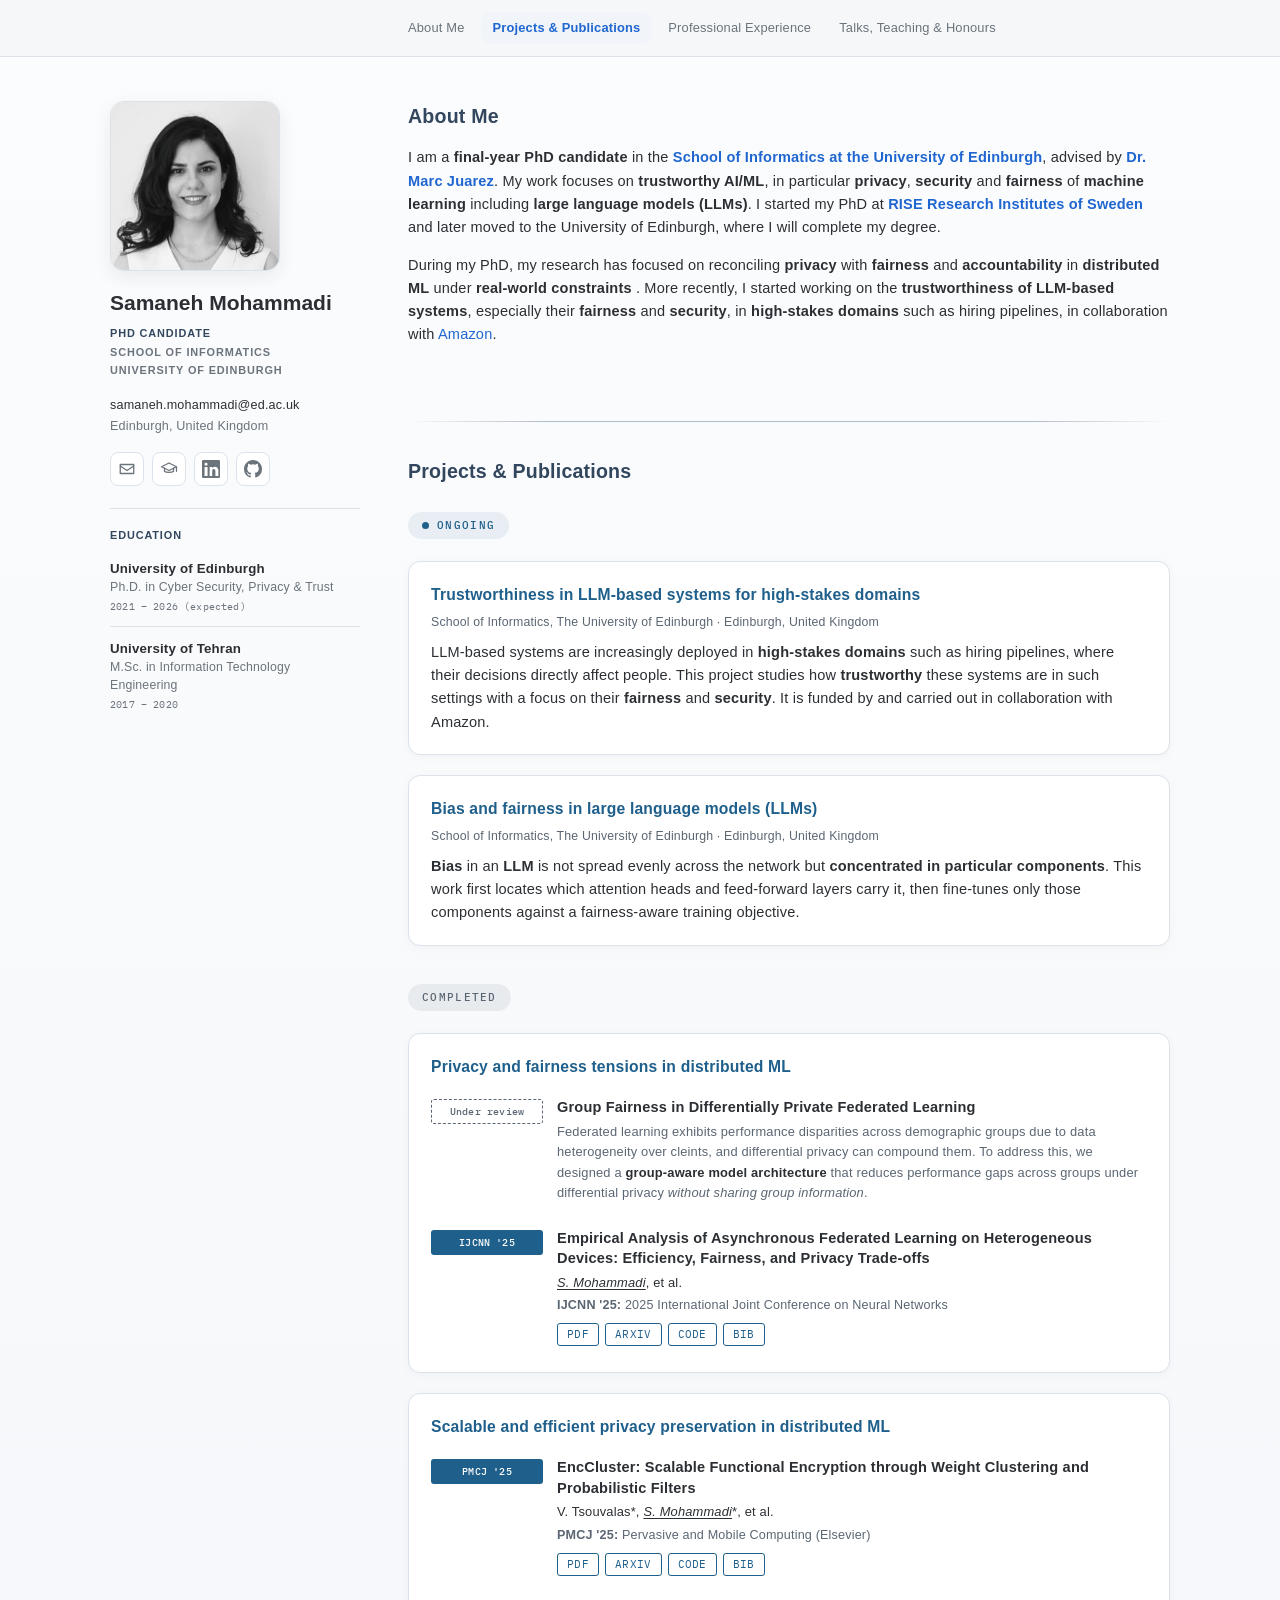
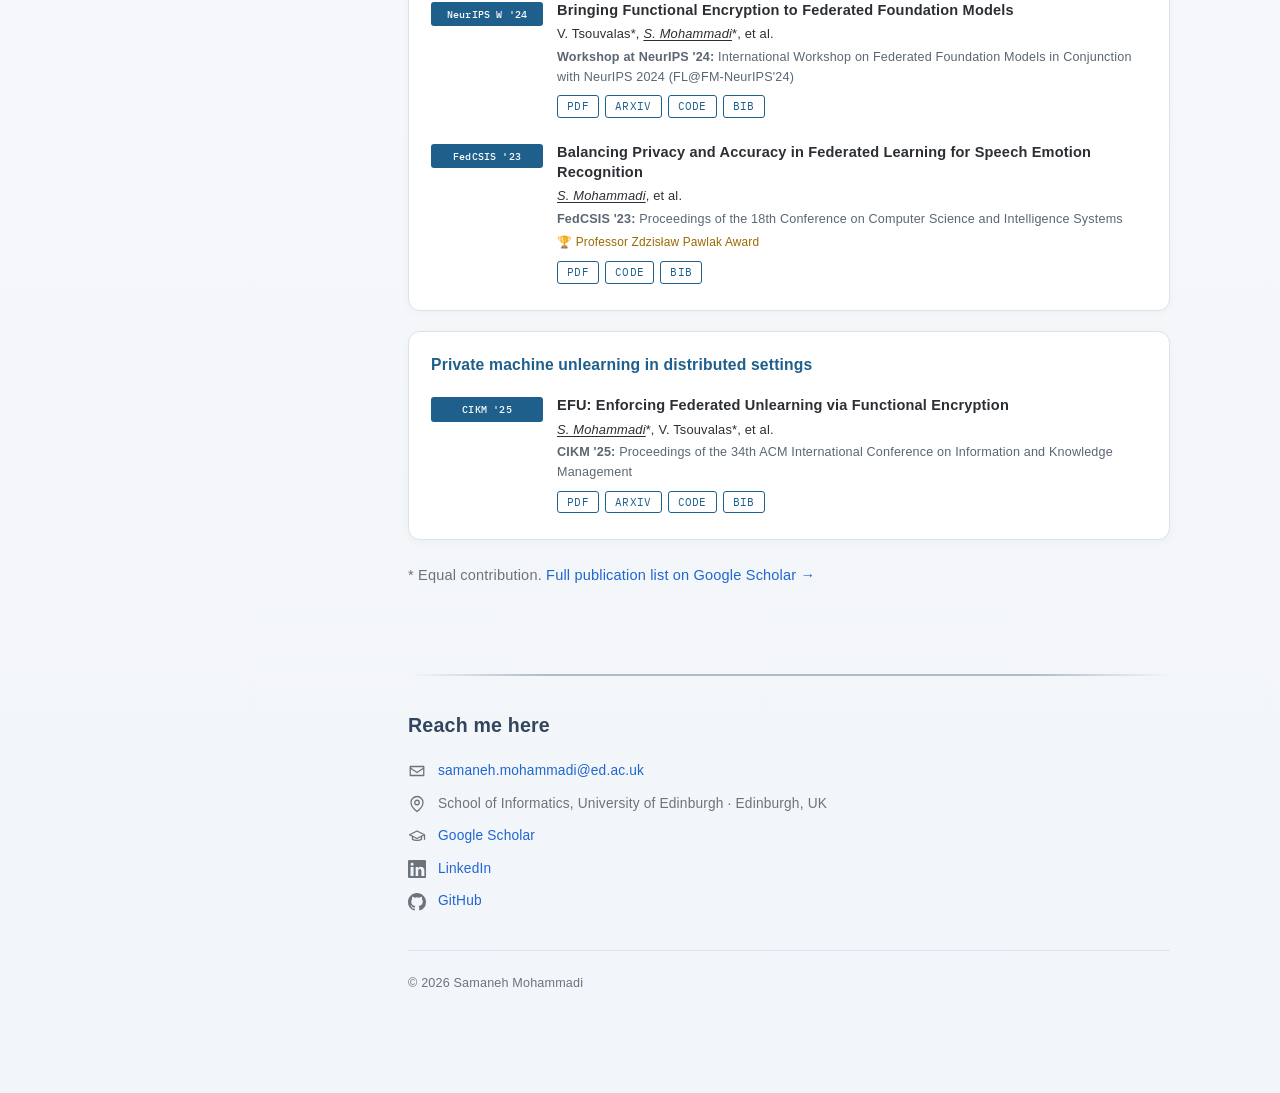
<file: index.html>
<!doctype html>
<html lang="en">
  <head>
    <meta charset="utf-8" />
    <meta name="viewport" content="width=device-width, initial-scale=1" />
    <meta name="color-scheme" content="light" />
    <meta name="theme-color" content="#f4f6f8" />
    <title>Samaneh Mohammadi | University of Edinburgh</title>
    <meta name="robots" content="noimageindex" />
    <meta
      name="description"
      content="Homepage of Samaneh Mohammadi, PhD researcher at School of Informatics - University of Edinburgh. Research in efficient and trustworthy ML."
    />
    <link rel="icon" type="image/jpeg" href="favicon.jpg" />
    <link rel="preconnect" href="https://fonts.googleapis.com" />
    <link rel="preconnect" href="https://fonts.gstatic.com" crossorigin />
    <link
      href="https://fonts.googleapis.com/css2?family=Chakra+Petch:wght@400;500;600;700&family=IBM+Plex+Mono:wght@400;500&display=swap"
      rel="stylesheet"
    />
    <link rel="stylesheet" href="style.css" />
    <style>
      /* ---- Projects & publications (al-folio style). Can be moved into style.css ---- */
      
      :root {
        --pub-accent: #1f5f8b;
        --pub-muted: #5b6673;
        --pub-line: #d9dee4;
        --pub-ongoing: var(--pub-accent);
      }

      .project { margin: 0 0 34px; }
      .project > .project-head + ol.bib { margin-top: 6px; }
      .project-head {
        display: flex; flex-wrap: wrap; align-items: center; gap: 10px;
        margin: 0 0 6px;
      }
      .project-title { font-weight: 700; font-size: 1.12rem; margin: 0; color: var(--pub-accent); }
      .project-status { background: rgba(31, 95, 139, 0.08); }
      .project-status {
        font-family: "IBM Plex Mono", monospace; font-size: 0.72rem;
        letter-spacing: 0.04em; text-transform: uppercase;
        padding: 2px 8px; border-radius: 999px;
        color: var(--pub-ongoing); border: 1px solid var(--pub-ongoing);
        display: inline-flex; align-items: center; gap: 6px;
      }
      .project-status::before {
        content: ""; width: 6px; height: 6px; border-radius: 50%;
        background: var(--pub-ongoing);
        animation: pub-pulse 1.8s ease-in-out infinite;
      }
      @keyframes pub-pulse { 50% { opacity: 0.3; } }
      .project-where { font-size: 0.88rem; color: var(--pub-muted); margin: 0 0 8px; }
      .project-where a { color: inherit; }
      .project-desc { margin: 0 0 12px; line-height: 1.6; }

      ol.bib { list-style: none; counter-reset: bib; margin: 0; padding: 0; }
      ol.bib > li {
        counter-increment: bib;
        display: grid; grid-template-columns: 8rem 1fr; gap: 14px;
        padding: 12px 0;
      }
      .abbr { padding-top: 2px; }
      a.badge:hover { filter: brightness(1.2); }
      .badge {
        display: block; text-align: center;
        font-family: "IBM Plex Mono", monospace; font-size: 0.74rem; font-weight: 500;
        color: #fff; background: var(--pub-accent);
        padding: 4px 6px; border-radius: 3px; text-decoration: none;
      }
      .bib-title { font-weight: 600; line-height: 1.4; margin: 0 0 4px; }
      .bib-title a { color: inherit; text-decoration: none; }
      .bib-title a:hover { color: var(--pub-accent); }
      .bib-author { font-size: 0.92rem; margin: 0 0 2px; }
      .bib-author .me { font-style: italic; text-decoration: underline; text-underline-offset: 2px; }
      .bib-periodical { font-size: 0.9rem; color: var(--pub-muted); margin: 0; }
      .bib-periodical strong { color: var(--pub-text, inherit); font-weight: 600; font-style: normal; }
      .bib-award {
        display: inline-block; margin-top: 4px; font-size: 0.85rem;
        color: #9a6a00; font-weight: 500;
      }
      .bib-links { display: flex; flex-wrap: wrap; gap: 6px; margin-top: 8px; }
      .bib-links a {
        display: inline-flex; align-items: center; gap: 5px;
        font-family: "IBM Plex Mono", monospace; font-size: 0.75rem;
        text-transform: uppercase; letter-spacing: 0.03em;
        padding: 2px 9px; border: 1px solid currentColor; border-radius: 3px;
        color: var(--pub-accent); text-decoration: none;
      }
      .bib-links a:hover { background: var(--pub-accent); color: #fff; }
      .bib-links svg { width: 12px; height: 12px; }

      .proj-cat {
        display: inline-flex; align-items: center; gap: 8px;
        font-family: "IBM Plex Mono", monospace; font-size: 0.78rem; font-weight: 500;
        text-transform: uppercase; letter-spacing: 0.12em;
        color: var(--pub-accent); background: rgba(31, 95, 139, 0.08);
        padding: 5px 14px; border-radius: 999px; margin: 4px 0 22px;
      }
      .proj-cat:not(.done)::before {
        content: ""; width: 7px; height: 7px; border-radius: 50%;
        background: var(--pub-accent); animation: pub-pulse 1.8s ease-in-out infinite;
      }
      .proj-cat.done { color: var(--pub-muted); background: rgba(91, 102, 115, 0.1); }
      .proj-cat ~ .proj-cat { margin-top: 18px; }
      .badge-review {
        background: transparent; color: var(--pub-muted);
        border: 1px dashed var(--pub-muted); padding: 3px 5px;
      }
      .bib-desc { font-size: 0.92rem; color: var(--pub-muted); margin: 0; line-height: 1.6; }
      .bib-links a, .bib-toggle {
        display: inline-flex; align-items: center; gap: 5px;
        font-family: "IBM Plex Mono", monospace; font-size: 0.75rem;
        text-transform: uppercase; letter-spacing: 0.03em; line-height: inherit;
        padding: 2px 9px; border: 1px solid var(--pub-accent); border-radius: 3px;
        color: var(--pub-accent); background: transparent; text-decoration: none; cursor: pointer;
      }
      .bib-links a:hover, .bib-toggle:hover, .bib-toggle[aria-expanded="true"] {
        background: var(--pub-accent); color: #fff; text-decoration: none;
      }
      pre.bibtex {
        margin: 10px 0 0; padding: 12px 14px; overflow-x: auto;
        font-family: "IBM Plex Mono", monospace; font-size: 0.74rem; line-height: 1.55;
        background: #f3f6f9; border: 1px solid var(--pub-line); border-radius: 4px;
        white-space: pre;
      }

      /* About uses the same size, colour and full width as the project text */
      #about .lede { font-size: inherit; line-height: 1.6; max-width: none; }
      .about-threads { margin: 8px 0 16px; padding-left: 1.2em; max-width: none; font-size: inherit; line-height: 1.6; }
      .about-threads li { margin: 0 0 8px; padding-left: 4px; }
      #about .lede strong a { font-weight: 700; }
      .about-threads li::marker { color: var(--pub-accent); }

      /* each project in a soft card */
      .project {
        background: var(--panel, #fff); border: 1px solid var(--border, #dbe2ea);
        border-radius: 12px; padding: 20px 22px 14px; margin: 0 0 20px;
        box-shadow: 0 2px 10px rgba(30, 40, 50, 0.035);
      }
      .project .project-desc:last-child { margin-bottom: 6px; }
      @media (max-width: 640px) { .project { padding: 16px 14px 10px; } }

      @media (max-width: 640px) {
        ol.bib > li { grid-template-columns: 1fr; gap: 8px; }
        .abbr { grid-column: 1; }
        .abbr .badge { display: inline-block; }
        .bib-body { grid-column: 1; }
      }
    </style>
  </head>
  <body>
    <div class="topbar">
      <div class="container topbar-inner">
        <nav class="nav" aria-label="Pages">
          <a class="navlink" href="#about">About Me</a>
          <a class="navlink" href="#research">Projects & Publications</a>
          <a class="navlink" href="experience.html">Professional Experience</a>
          <a class="navlink" href="talks.html">Talks, Teaching &amp; Honours</a>
          <!-- <a class="navlink" href="assets/cv.pdf" target="_blank" rel="noopener">CV</a> -->
        </nav>
      </div>
    </div>

    <div class="container shell" id="top">
      <aside class="sidebar">
        <figure class="portrait">
          <img
            src="assets/img3.jpg"
            alt="Portrait of Samaneh Mohammadi"
            onerror="this.style.display='none';this.insertAdjacentHTML('afterend','<span class=&quot;fallback&quot;>SM</span>')"
          />
        </figure>
        <div class="sidebar-id">
          <h1>Samaneh Mohammadi</h1>
          <p class="role">
            <span class="role-main">PhD Candidate</span>
            <span>School of Informatics</span>
            <span>University of Edinburgh</span>
          </p>
        </div>

        <div class="sidebar-reach">
          <a class="sidebar-email" href="mailto:samaneh.mohammadi@ed.ac.uk">samaneh.mohammadi@ed.ac.uk</a>
          <span>Edinburgh, United Kingdom</span>
        </div>

        <ul class="contact">
          <li>
            <a href="mailto:samaneh.mohammadi@ed.ac.uk" aria-label="Email" title="Email">
              <svg class="icon-line" viewBox="0 0 24 24" aria-hidden="true"><path d="M3 6h18v12H3z" /><path d="m3 8 9 6 9-6" /></svg>
            </a>
          </li>
          <li>
            <a href="https://scholar.google.com/citations?user=hVsI_-4AAAAJ&amp;hl=en" aria-label="Google Scholar" title="Google Scholar">
              <svg class="icon-line" viewBox="0 0 24 24" aria-hidden="true"><path d="m2 9 10-5 10 5-10 5Z" /><path d="M6 11v4c2 2 10 2 12 0v-4" /><path d="M22 10v5" /></svg>
            </a>
          </li>
          <li>
            <a href="https://www.linkedin.com/in/samaneh-mohammadi-22879b159/" aria-label="LinkedIn" title="LinkedIn">
              <svg class="icon-fill" viewBox="0 0 16 16" aria-hidden="true"><path d="M0 1.15C0 .52.52 0 1.16 0h13.68C15.48 0 16 .52 16 1.15v13.69c0 .63-.52 1.15-1.16 1.15H1.16A1.16 1.16 0 0 1 0 14.84V1.15Zm4.94 13.01V6.17H2.28v7.99h2.66ZM3.61 5.08c.86 0 1.39-.57 1.39-1.29-.02-.73-.53-1.29-1.37-1.29-.84 0-1.39.56-1.39 1.29 0 .72.53 1.29 1.35 1.29h.02Zm5.45 9.08V9.7c0-.24.02-.48.09-.65.19-.48.63-.97 1.38-.97.97 0 1.36.73 1.36 1.8v4.28h2.66V9.57c0-2.46-1.31-3.6-3.06-3.6-1.44 0-2.07.78-2.42 1.32h.02v-1.13H6.84c.03.75 0 7.99 0 7.99h2.66Z" /></svg>
            </a>
          </li>
          <li>
            <a href="https://github.com/SamaneMohammadi" aria-label="GitHub" title="GitHub">
              <svg class="icon-fill" viewBox="0 0 16 16" aria-hidden="true"><path d="M8 0C3.58 0 0 3.58 0 8a8 8 0 0 0 5.47 7.59c.4.07.55-.17.55-.38 0-.19-.01-.82-.01-1.49-2.01.37-2.53-.49-2.69-.94-.09-.23-.48-.94-.82-1.13-.28-.15-.68-.52-.01-.53.63-.01 1.08.58 1.23.82.72 1.21 1.87.87 2.33.66.07-.52.28-.87.5-1.07-1.78-.2-3.64-.89-3.64-3.95 0-.87.31-1.59.82-2.15-.08-.2-.36-1.02.08-2.12 0 0 .67-.21 2.2.82a7.5 7.5 0 0 1 4 0c1.53-1.04 2.2-.82 2.2-.82.44 1.1.16 1.92.08 2.12.51.56.82 1.27.82 2.15 0 3.07-1.87 3.75-3.65 3.95.29.25.54.73.54 1.48 0 1.07-.01 1.93-.01 2.2 0 .21.15.46.55.38A8 8 0 0 0 16 8c0-4.42-3.58-8-8-8Z" /></svg>
            </a>
          </li>
        </ul>

        <p class="sidebar-edu-head">Education</p>
        <ul class="sidebar-edu">
          <li>
            <a class="edu-org" href="https://informatics.ed.ac.uk/">University of Edinburgh</a>
            <span class="edu-deg">Ph.D. in Cyber Security, Privacy &amp; Trust</span>
            <span class="edu-year">2021 – 2026 (expected)</span>
          </li>
          <li>
            <a class="edu-org" href="https://ut.ac.ir/en">University of Tehran</a>
            <span class="edu-deg">M.Sc. in Information Technology Engineering</span>
            <span class="edu-year">2017 – 2020</span>
          </li>
        </ul>
      </aside>

      <main>
        <!-- ABOUT -->
        <section class="section" id="about" aria-labelledby="about-title">
          <h2 id="about-title">About Me</h2>
          <p class="lede">
            I am a <strong>final-year PhD candidate</strong> in the <strong><a href="https://informatics.ed.ac.uk/">School of Informatics
            at the University of Edinburgh</a></strong>, advised by <strong><a href="https://mjuarezm.github.io/">Dr. Marc Juarez</a></strong>.
            My work focuses on <strong>trustworthy AI/ML</strong>, in particular <strong>privacy</strong>, <strong>security</strong> and <strong>fairness</strong>
            of <strong>machine learning</strong> including <strong>large language models (LLMs)</strong>. I started my PhD at <strong><a href="https://www.ri.se/en">RISE Research Institutes of Sweden</a></strong> and later moved to the University of Edinburgh, where I will complete my degree.
          </p>
          <p class="lede">
            During my PhD, my research has focused on reconciling <strong>privacy</strong> with
            <strong>fairness</strong> and <strong>accountability</strong> in <strong>distributed ML</strong>  under
            <strong>real-world constraints</strong> . More recently, I started working on the
            <strong>trustworthiness of LLM-based systems</strong>, especially their <strong>fairness</strong> and
            <strong>security</strong>, in <strong>high-stakes domains</strong> such as hiring pipelines, in collaboration with
            <a href="https://www.amazon.science/">Amazon</a>.
            
            <!-- In practice, that means protecting privacy during collaborative
            training without making the cost impractical on resource-constrained devices, keeping
            model performance equally reliable across different demographic groups and devices, and
            giving individuals a private way to have their data removed after training
            (<strong>machine unlearning</strong>).
          </p>

          <p class="lede">
            More recently, I started working on the
            <strong>trustworthiness of LLM-based systems</strong>, especially their <strong>fairness</strong> and
            <strong>security</strong>, in <strong>high-stakes domains</strong> such as hiring pipelines, in collaboration with
            <a href="https://www.amazon.science/">Amazon</a>. -->
            
          </p>
        </section>

        <!-- RESEARCH -->
        <section class="section" id="research" aria-labelledby="research-title">
          <h2 id="research-title">Projects &amp; Publications</h2>

          <p class="proj-cat">Ongoing</p>
          <div class="project ongoing">
            <div class="project-head">
              <p class="project-title">Trustworthiness in LLM-based systems for high-stakes domains</p>
            </div>
            <p class="project-where">
              <a href="https://informatics.ed.ac.uk/">School of Informatics, The University of Edinburgh</a> · Edinburgh, United Kingdom
            </p>
            <p class="project-desc">
              LLM-based systems are increasingly deployed in <strong>high-stakes domains</strong> such as hiring pipelines, where their
              decisions directly affect people. This project studies how <strong>trustworthy</strong> these systems are in such settings with a focus on their <strong>fairness</strong> and <strong>security</strong>.
              It is funded by and carried out in collaboration with Amazon.
            </p>
          </div>
          <div class="project ongoing">
            <div class="project-head">
              <p class="project-title">Bias and fairness in large language models (LLMs)</p>
            </div>
            <p class="project-where">
              <a href="https://informatics.ed.ac.uk/">School of Informatics, The University of Edinburgh</a> · Edinburgh, United Kingdom
            </p>
            <p class="project-desc">
              <strong>Bias</strong> in an <strong>LLM</strong> is not spread evenly across the network but <strong>concentrated in particular components</strong>. This work
              first locates which attention heads and feed-forward layers carry it, then fine-tunes only those components
              against a fairness-aware training objective.
            </p>
          </div>

          <p class="proj-cat done">Completed</p>

          <div class="project">
            <div class="project-head">
              <p class="project-title">Privacy and fairness tensions in distributed ML</p>
            </div>
            <ol class="bib">
              <li>
                <div class="abbr"><span class="badge badge-review">Under review</span></div>
                <div class="bib-body">
                  <p class="bib-title">Group Fairness in Differentially Private Federated Learning</p>
                  <p class="bib-desc">
                    Federated learning exhibits performance disparities across demographic groups due to data heterogeneity over cleints, and differential privacy can compound them. To address this, we designed a  <strong>group-aware model architecture</strong> that reduces performance gaps across groups under differential privacy <em>without sharing group information</em>. 
                  </p>
                </div>
              </li>
              <li>
                <div class="abbr"><a class="badge" href="https://2025.ijcnn.org/">IJCNN '25</a></div>
                <div class="bib-body">
                  <p class="bib-title"><a href="https://ieeexplore.ieee.org/abstract/document/11228075">Empirical Analysis of Asynchronous Federated Learning on Heterogeneous Devices: Efficiency, Fairness, and Privacy Trade-offs</a></p>
                  <p class="bib-author"><span class="me">S. Mohammadi</span>, et al.</p>
                  <p class="bib-periodical"><strong>IJCNN '25:</strong> 2025 International Joint Conference on Neural Networks</p>
                  <div class="bib-links">
                    <a href="https://ieeexplore.ieee.org/stamp/stamp.jsp?tp=&amp;arnumber=11228075">PDF</a>
                    <a href="https://arxiv.org/abs/2505.07041">arXiv</a>
                    <a href="https://github.com/SamaneMohammadi/FL_on_Edge_Devices">Code</a>
                    <button type="button" class="bib-toggle" aria-expanded="false">Bib</button>
                  </div>
                  <pre class="bibtex" hidden>@inproceedings{mohammadi2025empirical,
  title     = {Empirical Analysis of Asynchronous Federated Learning on Heterogeneous Devices: Efficiency, Fairness, and Privacy Trade-offs},
  author    = {Mohammadi, Samaneh and Symeonidis, Iraklis and Balador, Ali and Flammini, Francesco},
  booktitle = {2025 International Joint Conference on Neural Networks (IJCNN)},
  year      = {2025},
  publisher = {IEEE}
}</pre>
                </div>
              </li>
            </ol>
          </div>

          <div class="project">
            <div class="project-head">
              <p class="project-title">Scalable and efficient privacy preservation in distributed ML</p>
            </div>
            <ol class="bib">
              <li>
                <div class="abbr"><a class="badge" href="https://www.sciencedirect.com/journal/pervasive-and-mobile-computing">PMCJ '25</a></div>
                <div class="bib-body">
                  <p class="bib-title"><a href="https://www.sciencedirect.com/science/article/pii/S1574119225000100">EncCluster: Scalable Functional Encryption through Weight Clustering and Probabilistic Filters</a></p>
                  <p class="bib-author">V. Tsouvalas*, <span class="me">S. Mohammadi</span>*, et al.</p>
                  <p class="bib-periodical"><strong>PMCJ '25:</strong> Pervasive and Mobile Computing (Elsevier)</p>
                  <div class="bib-links">
                    <a href="https://www.sciencedirect.com/science/article/pii/S1574119225000100">PDF</a>
                    <a href="https://arxiv.org/abs/2406.09152">arXiv</a>
                    <a href="https://github.com/SamaneMohammadi/EncCluster">Code</a>
                    <button type="button" class="bib-toggle" aria-expanded="false">Bib</button>
                  </div>
                  <pre class="bibtex" hidden>@article{tsouvalas2025enccluster,
  title   = {EncCluster: Scalable functional encryption in federated learning through weight clustering and probabilistic filters},
  author  = {Tsouvalas, Vasileios and Mohammadi, Samaneh and Balador, Ali and {\"O}z{\c{c}}elebi, Tanir and Flammini, Francesco and Meratnia, Nirvana},
  journal = {Pervasive and Mobile Computing},
  volume  = {108},
  pages   = {102021},
  year    = {2025},
  publisher = {Elsevier},
  doi     = {10.1016/j.pmcj.2025.102021}
}</pre>
                </div>
              </li>
              <li>
                <div class="abbr"><a class="badge" href="https://federated-learning.org/fl@fm-neurips-2024/">NeurIPS W '24</a></div>
                <div class="bib-body">
                  <p class="bib-title"><a href="https://openreview.net/pdf?id=7bgJ7t5kkW">Bringing Functional Encryption to Federated Foundation Models</a></p>
                  <p class="bib-author">V. Tsouvalas*, <span class="me">S. Mohammadi</span>*, et al.</p>
                  <p class="bib-periodical"><strong>Workshop at NeurIPS '24:</strong> International Workshop on Federated Foundation Models in Conjunction with NeurIPS 2024 (FL@FM-NeurIPS'24)</p>
                  <div class="bib-links">
                    <a href="https://openreview.net/pdf?id=7bgJ7t5kkW">PDF</a>
                    <a href="https://arxiv.org/abs/2406.09152">arXiv</a>
                    <a href="https://github.com/SamaneMohammadi/EncCluster">Code</a>
                    <button type="button" class="bib-toggle" aria-expanded="false">Bib</button>
                  </div>
                  <pre class="bibtex" hidden>@inproceedings{tsouvalas2024neuripsw,
  title     = {EncCluster: Bringing Functional Encryption in Federated Foundational Models},
  author    = {Tsouvalas, Vasileios and Mohammadi, Samaneh and Balador, Ali and {\"O}z{\c{c}}elebi, Tanir and Flammini, Francesco and Meratnia, Nirvana},
  booktitle = {International Workshop on Federated Foundation Models in Conjunction with NeurIPS 2024 (FL@FM-NeurIPS'24)},
  year      = {2024},
  url       = {https://openreview.net/forum?id=7bgJ7t5kkW}
}</pre>
                </div>
              </li>
              <li>
                <div class="abbr"><a class="badge" href="https://2023.fedcsis.org/">FedCSIS '23</a></div>
                <div class="bib-body">
                  <p class="bib-title"><a href="https://ieeexplore.ieee.org/abstract/document/10306049">Balancing Privacy and Accuracy in Federated Learning for Speech Emotion Recognition</a></p>
                  <p class="bib-author"><span class="me">S. Mohammadi</span>, et al.</p>
                  <p class="bib-periodical"><strong>FedCSIS '23:</strong> Proceedings of the 18th Conference on Computer Science and Intelligence Systems</p>
                  <span class="bib-award">🏆 Professor Zdzis&#322;aw Pawlak Award</span>
                  <div class="bib-links">
                    <a href="https://www.research.unipd.it/bitstream/11577/3506537/2/444.pdf">PDF</a>
                    <a href="https://github.com/SamaneMohammadi/LDP-FL">Code</a>
                    <button type="button" class="bib-toggle" aria-expanded="false">Bib</button>
                  </div>
                  <pre class="bibtex" hidden>@inproceedings{mohammadi2023balancing,
  title     = {Balancing Privacy and Accuracy in Federated Learning for Speech Emotion Recognition},
  author    = {Mohammadi, Samaneh and Mohammadi, Mohammadreza and Sinaei, Sima and Balador, Ali and Nowroozi, Ehsan and Flammini, Francesco and Conti, Mauro},
  booktitle = {Proceedings of the 18th Conference on Computer Science and Intelligence Systems (FedCSIS)},
  series    = {Annals of Computer Science and Information Systems},
  volume    = {35},
  pages     = {191--199},
  year      = {2023},
  doi       = {10.15439/2023F444}
}</pre>
                </div>
              </li>
            </ol>
          </div>

          <div class="project">
            <div class="project-head">
              <p class="project-title">Private machine unlearning in distributed settings</p>
            </div>
            <ol class="bib">
              <li>
                <div class="abbr"><a class="badge" href="https://cikm2025.org/">CIKM '25</a></div>
                <div class="bib-body">
                  <p class="bib-title"><a href="https://dl.acm.org/doi/abs/10.1145/3746252.3761091">EFU: Enforcing Federated Unlearning via Functional Encryption</a></p>
                  <p class="bib-author"><span class="me">S. Mohammadi</span>*, V. Tsouvalas*, et al.</p>
                  <p class="bib-periodical"><strong>CIKM '25:</strong> Proceedings of the 34th ACM International Conference on Information and Knowledge Management</p>
                  <div class="bib-links">
                    <a href="https://dl.acm.org/doi/pdf/10.1145/3746252.3761091">PDF</a>
                    <a href="https://arxiv.org/abs/2508.07873">arXiv</a>
                    <a href="https://github.com/SamaneMohammadi/EFU">Code</a>
                    <button type="button" class="bib-toggle" aria-expanded="false">Bib</button>
                  </div>
                  <pre class="bibtex" hidden>@inproceedings{mohammadi2025efu,
  title     = {EFU: Enforcing Federated Unlearning via Functional Encryption},
  author    = {Mohammadi, Samaneh and Tsouvalas, Vasileios and Symeonidis, Iraklis and Balador, Ali and {\"O}z{\c{c}}elebi, Tanir and Flammini, Francesco and Meratnia, Nirvana},
  booktitle = {Proceedings of the 34th ACM International Conference on Information and Knowledge Management (CIKM)},
  pages     = {2148--2158},
  year      = {2025},
  publisher = {ACM},
  address   = {Seoul, Republic of Korea},
  doi       = {10.1145/3746252.3761091}
}</pre>
                </div>
              </li>
            </ol>
          </div>

          <p class="entry-sub" style="margin-top: 24px">
            * Equal contribution.
            <a href="https://scholar.google.com/citations?user=hVsI_-4AAAAJ&amp;hl=en">Full publication list on Google Scholar →</a>
          </p>
        </section>

        <!-- CONTACT -->
        <section class="section" id="contact" aria-labelledby="contact-title">
          <h2 id="contact-title">Reach me here</h2>
          <ul class="contact-list">
            <li>
              <svg class="icon-line" viewBox="0 0 24 24" aria-hidden="true"><path d="M3 6h18v12H3z" /><path d="m3 8 9 6 9-6" /></svg>
              <a href="mailto:samaneh.mohammadi@ed.ac.uk">samaneh.mohammadi@ed.ac.uk</a>
            </li>
            <li>
              <svg class="icon-line" viewBox="0 0 24 24" aria-hidden="true"><path d="M20 10c0 6-8 12-8 12s-8-6-8-12a8 8 0 0 1 16 0Z" /><circle cx="12" cy="10" r="3" /></svg>
              <span>School of Informatics, University of Edinburgh · Edinburgh, UK</span>
            </li>
            <li>
              <svg class="icon-line" viewBox="0 0 24 24" aria-hidden="true"><path d="m2 9 10-5 10 5-10 5Z" /><path d="M6 11v4c2 2 10 2 12 0v-4" /><path d="M22 10v5" /></svg>
              <a href="https://scholar.google.com/citations?user=hVsI_-4AAAAJ&hl=en">Google Scholar</a>
            </li>
            <li>
              <svg class="icon-fill" viewBox="0 0 16 16" aria-hidden="true"><path d="M0 1.15C0 .52.52 0 1.16 0h13.68C15.48 0 16 .52 16 1.15v13.69c0 .63-.52 1.15-1.16 1.15H1.16A1.16 1.16 0 0 1 0 14.84V1.15Zm4.94 13.01V6.17H2.28v7.99h2.66ZM3.61 5.08c.86 0 1.39-.57 1.39-1.29-.02-.73-.53-1.29-1.37-1.29-.84 0-1.39.56-1.39 1.29 0 .72.53 1.29 1.35 1.29h.02Zm5.45 9.08V9.7c0-.24.02-.48.09-.65.19-.48.63-.97 1.38-.97.97 0 1.36.73 1.36 1.8v4.28h2.66V9.57c0-2.46-1.31-3.6-3.06-3.6-1.44 0-2.07.78-2.42 1.32h.02v-1.13H6.84c.03.75 0 7.99 0 7.99h2.66Z" /></svg>
              <a href="https://www.linkedin.com/in/samaneh-mohammadi-22879b159/">LinkedIn</a>
            </li>
            <li>
              <svg class="icon-fill" viewBox="0 0 16 16" aria-hidden="true"><path d="M8 0C3.58 0 0 3.58 0 8a8 8 0 0 0 5.47 7.59c.4.07.55-.17.55-.38 0-.19-.01-.82-.01-1.49-2.01.37-2.53-.49-2.69-.94-.09-.23-.48-.94-.82-1.13-.28-.15-.68-.52-.01-.53.63-.01 1.08.58 1.23.82.72 1.21 1.87.87 2.33.66.07-.52.28-.87.5-1.07-1.78-.2-3.64-.89-3.64-3.95 0-.87.31-1.59.82-2.15-.08-.2-.36-1.02.08-2.12 0 0 .67-.21 2.2.82a7.5 7.5 0 0 1 4 0c1.53-1.04 2.2-.82 2.2-.82.44 1.1.16 1.92.08 2.12.51.56.82 1.27.82 2.15 0 3.07-1.87 3.75-3.65 3.95.29.25.54.73.54 1.48 0 1.07-.01 1.93-.01 2.2 0 .21.15.46.55.38A8 8 0 0 0 16 8c0-4.42-3.58-8-8-8Z" /></svg>
              <a href="https://github.com/SamaneMohammadi">GitHub</a>
            </li>
          </ul>
        </section>

        <footer class="footer">© <span id="year"></span> Samaneh Mohammadi</footer>
      </main>
    </div>

    <script>
      document.getElementById("year").textContent = String(new Date().getFullYear());

      document.querySelectorAll(".bib-toggle").forEach(function (btn) {
        btn.addEventListener("click", function () {
          var pre = btn.closest(".bib-body").querySelector("pre.bibtex");
          var open = pre.hasAttribute("hidden");
          if (open) { pre.removeAttribute("hidden"); } else { pre.setAttribute("hidden", ""); }
          btn.setAttribute("aria-expanded", String(open));
        });
      });

      (function () {
        var links = Array.prototype.slice.call(document.querySelectorAll('.nav a.navlink[href^="#"]'));
        var byId = {}, targets = [];
        links.forEach(function (link) {
          var id = link.getAttribute("href").slice(1);
          var section = document.getElementById(id);
          if (section) { byId[id] = link; targets.push(section); }
        });
        if (!("IntersectionObserver" in window) || targets.length === 0) return;
        var observer = new IntersectionObserver(function (entries) {
          entries.forEach(function (entry) {
            if (entry.isIntersecting) {
              links.forEach(function (l) { l.classList.remove("active"); });
              if (byId[entry.target.id]) { byId[entry.target.id].classList.add("active"); }
            }
          });
        }, { rootMargin: "-45% 0px -50% 0px", threshold: 0 });
        targets.forEach(function (section) { observer.observe(section); });
      })();
    </script>
  </body>
</html>
</file>
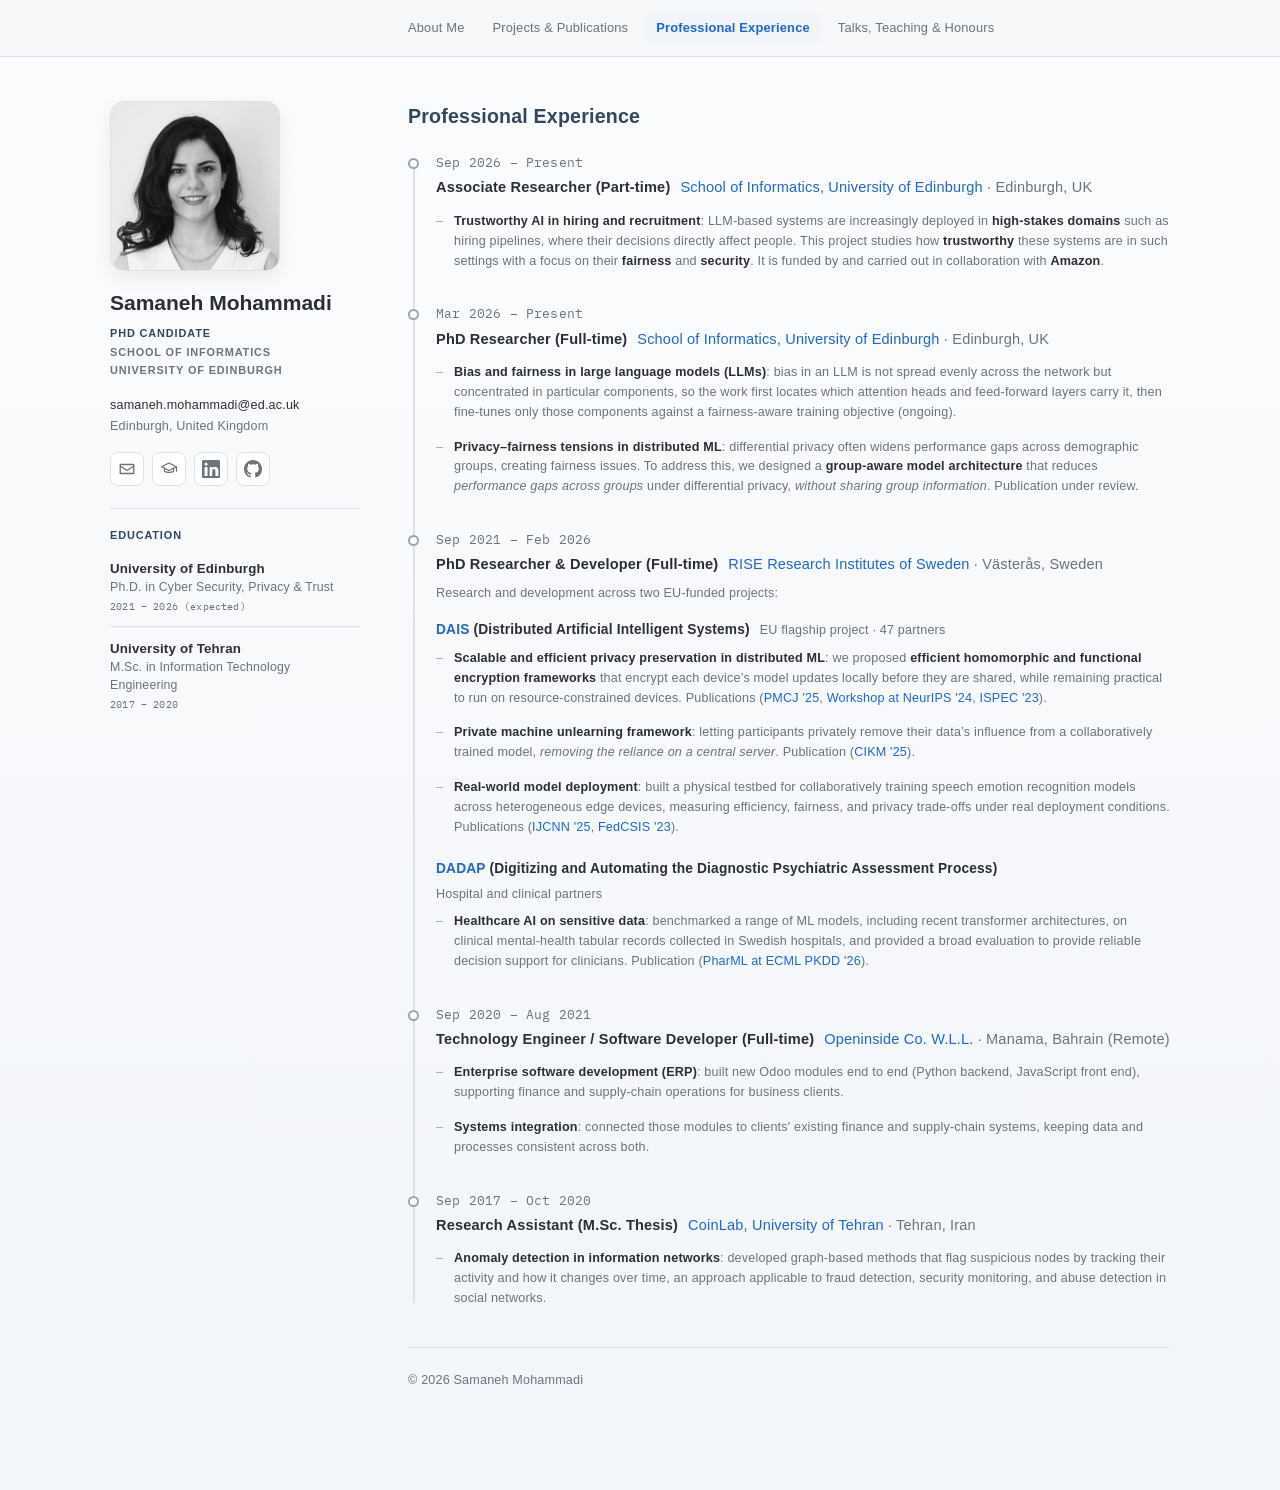
<file: experience.html>
<!doctype html>
<html lang="en">
  <head>
    <meta charset="utf-8" />
    <meta name="viewport" content="width=device-width, initial-scale=1" />
    <meta name="color-scheme" content="light" />
    <meta name="theme-color" content="#f4f6f8" />
    <title>Experience | Samaneh Mohammadi</title>
    <meta name="robots" content="noimageindex" />
    <meta
      name="description"
      content="Professional experience of Samaneh Mohammadi, PhD researcher at the School of Informatics, University of Edinburgh."
    />
    <link rel="icon" type="image/jpeg" href="favicon.jpg" />
    <link rel="preconnect" href="https://fonts.googleapis.com" />
    <link rel="preconnect" href="https://fonts.gstatic.com" crossorigin />
    <link
      href="https://fonts.googleapis.com/css2?family=Chakra+Petch:wght@400;500;600;700&family=IBM+Plex+Mono:wght@400;500&display=swap"
      rel="stylesheet"
    />
    <link rel="stylesheet" href="style.css" />
    <style>
      .xp-proj { margin-top: 16px; }
      .xp-proj + .xp-proj { margin-top: 20px; }
      .xp-proj-head {
        display: flex; flex-wrap: wrap; align-items: baseline; gap: 4px 10px;
        margin: 0 0 2px; font-size: 0.98rem;
      }
      .xp-proj-head strong { color: var(--text); font-weight: 700; }
      .xp-proj-head strong a { font-weight: 700; }
      .xp-proj-head span { color: var(--muted); font-size: var(--fs-meta); }
      .xp-proj .tl-projects { margin-top: 8px; }
    </style>
  </head>
  <body>
    <div class="topbar">
      <div class="container topbar-inner">
        <nav class="nav" aria-label="Pages">
          <a class="navlink" href="index.html#about">About Me</a>
          <a class="navlink" href="index.html#research">Projects &amp; Publications</a>
          <a class="navlink current" href="experience.html" aria-current="page">Professional Experience</a>
          <a class="navlink" href="talks.html">Talks, Teaching &amp; Honours</a>
          <!-- <a class="navlink" href="assets/cv.pdf" target="_blank" rel="noopener">CV</a> -->
        </nav>
      </div>
    </div>

    <div class="container shell" id="top">
      <aside class="sidebar">
        <figure class="portrait">
          <img
            src="assets/img3.jpg"
            alt="Portrait of Samaneh Mohammadi"
            onerror="this.style.display='none';this.insertAdjacentHTML('afterend','<span class=&quot;fallback&quot;>SM</span>')"
          />
        </figure>
        <div class="sidebar-id">
          <h1><a href="index.html">Samaneh Mohammadi</a></h1>
          <p class="role">
            <span class="role-main">PhD Candidate</span>
            <span>School of Informatics</span>
            <span>University of Edinburgh</span>
          </p>
        </div>

        <div class="sidebar-reach">
          <a class="sidebar-email" href="mailto:samaneh.mohammadi@ed.ac.uk">samaneh.mohammadi@ed.ac.uk</a>
          <span>Edinburgh, United Kingdom</span>
        </div>

        <ul class="contact">
          <li>
            <a href="mailto:samaneh.mohammadi@ed.ac.uk" aria-label="Email" title="Email">
              <svg class="icon-line" viewBox="0 0 24 24" aria-hidden="true"><path d="M3 6h18v12H3z" /><path d="m3 8 9 6 9-6" /></svg>
            </a>
          </li>
          <li>
            <a href="https://scholar.google.com/citations?user=hVsI_-4AAAAJ&amp;hl=en" aria-label="Google Scholar" title="Google Scholar">
              <svg class="icon-line" viewBox="0 0 24 24" aria-hidden="true"><path d="m2 9 10-5 10 5-10 5Z" /><path d="M6 11v4c2 2 10 2 12 0v-4" /><path d="M22 10v5" /></svg>
            </a>
          </li>
          <li>
            <a href="https://www.linkedin.com/in/samaneh-mohammadi-22879b159/" aria-label="LinkedIn" title="LinkedIn">
              <svg class="icon-fill" viewBox="0 0 16 16" aria-hidden="true"><path d="M0 1.15C0 .52.52 0 1.16 0h13.68C15.48 0 16 .52 16 1.15v13.69c0 .63-.52 1.15-1.16 1.15H1.16A1.16 1.16 0 0 1 0 14.84V1.15Zm4.94 13.01V6.17H2.28v7.99h2.66ZM3.61 5.08c.86 0 1.39-.57 1.39-1.29-.02-.73-.53-1.29-1.37-1.29-.84 0-1.39.56-1.39 1.29 0 .72.53 1.29 1.35 1.29h.02Zm5.45 9.08V9.7c0-.24.02-.48.09-.65.19-.48.63-.97 1.38-.97.97 0 1.36.73 1.36 1.8v4.28h2.66V9.57c0-2.46-1.31-3.6-3.06-3.6-1.44 0-2.07.78-2.42 1.32h.02v-1.13H6.84c.03.75 0 7.99 0 7.99h2.66Z" /></svg>
            </a>
          </li>
          <li>
            <a href="https://github.com/SamaneMohammadi" aria-label="GitHub" title="GitHub">
              <svg class="icon-fill" viewBox="0 0 16 16" aria-hidden="true"><path d="M8 0C3.58 0 0 3.58 0 8a8 8 0 0 0 5.47 7.59c.4.07.55-.17.55-.38 0-.19-.01-.82-.01-1.49-2.01.37-2.53-.49-2.69-.94-.09-.23-.48-.94-.82-1.13-.28-.15-.68-.52-.01-.53.63-.01 1.08.58 1.23.82.72 1.21 1.87.87 2.33.66.07-.52.28-.87.5-1.07-1.78-.2-3.64-.89-3.64-3.95 0-.87.31-1.59.82-2.15-.08-.2-.36-1.02.08-2.12 0 0 .67-.21 2.2.82a7.5 7.5 0 0 1 4 0c1.53-1.04 2.2-.82 2.2-.82.44 1.1.16 1.92.08 2.12.51.56.82 1.27.82 2.15 0 3.07-1.87 3.75-3.65 3.95.29.25.54.73.54 1.48 0 1.07-.01 1.93-.01 2.2 0 .21.15.46.55.38A8 8 0 0 0 16 8c0-4.42-3.58-8-8-8Z" /></svg>
            </a>
          </li>
        </ul>

        <p class="sidebar-edu-head">Education</p>
        <ul class="sidebar-edu">
          <li>
            <a class="edu-org" href="https://informatics.ed.ac.uk/">University of Edinburgh</a>
            <span class="edu-deg">Ph.D. in Cyber Security, Privacy &amp; Trust</span>
            <span class="edu-year">2021 – 2026 (expected)</span>
          </li>
          <li>
            <a class="edu-org" href="https://ut.ac.ir/en">University of Tehran</a>
            <span class="edu-deg">M.Sc. in Information Technology Engineering</span>
            <span class="edu-year">2017 – 2020</span>
          </li>
        </ul>
      </aside>

      <main>
        <section class="section" id="experience" aria-labelledby="experience-title">
          <h2 id="experience-title">Professional Experience</h2>
          <div class="timeline">

            <div class="tl-item">
              <div class="tl-dot"></div>
              <div class="tl-date">Sep 2026 – Present</div>
              <div class="tl-content">
                <div class="xp-head">
                  <span class="xp-role">Associate Researcher (Part-time)</span>
                  <span class="xp-place"><a href="https://informatics.ed.ac.uk/">School of Informatics, University of Edinburgh</a> · Edinburgh, UK</span>
                </div>
                <ul class="tl-projects">
                  <li><strong>Trustworthy AI in hiring and recruitment</strong>: LLM-based systems are increasingly deployed in <strong>high-stakes domains</strong> such as hiring pipelines, where their
              decisions directly affect people. This project studies how <strong>trustworthy</strong> these systems are in such settings with a focus on their <strong>fairness</strong> and <strong>security</strong>.
              It is funded by and carried out in collaboration with <strong>Amazon</strong>.</li>
                </ul>
              </div>
            </div>

            <div class="tl-item">
              <div class="tl-dot"></div>
              <div class="tl-date">Mar 2026 – Present</div>
              <div class="tl-content">
                <div class="xp-head">
                  <span class="xp-role">PhD Researcher (Full-time)</span>
                  <span class="xp-place"><a href="https://informatics.ed.ac.uk/">School of Informatics, University of Edinburgh</a> · Edinburgh, UK</span>
                </div>
                <ul class="tl-projects">
                  <li><strong>Bias and fairness in large language models (LLMs)</strong>: bias in an LLM is not spread evenly across the network but concentrated in particular components, so the work first locates which attention heads and feed-forward layers carry it, then fine-tunes only those components against a fairness-aware training objective (ongoing).</li>
                  <li><strong>Privacy&ndash;fairness tensions in distributed ML</strong>: differential privacy often widens performance gaps
                  across demographic groups, creating fairness issues. To address this, we designed a <strong>group-aware model architecture</strong>
                  that reduces <em>performance gaps across groups</em> under differential privacy, <em>without sharing group information</em>. Publication under review.</li>
                </li>
                </ul>
              </div>
            </div>

            <div class="tl-item">
              <div class="tl-dot"></div>
              <div class="tl-date">Sep 2021 – Feb 2026</div>
              <div class="tl-content">
                <div class="xp-head">
                  <span class="xp-role">PhD Researcher &amp; Developer (Full-time)</span>
                  <span class="xp-place"><a href="https://www.ri.se/en">RISE Research Institutes of Sweden</a> · Västerås, Sweden</span>
                </div>
                <p class="tl-sub">Research and development across two EU-funded projects:</p>

                <div class="xp-proj">
                  <p class="xp-proj-head"><strong><a href="https://cordis.europa.eu/project/id/101007273">DAIS</a> (Distributed Artificial Intelligent Systems)</strong> <span>EU flagship project · 47 partners</span></p>
                  <ul class="tl-projects">
                    <li><strong>Scalable and efficient privacy preservation in distributed ML</strong>: we proposed <strong>efficient homomorphic and functional encryption frameworks</strong> that encrypt each device&rsquo;s model updates locally before they are shared, while remaining practical to run on resource-constrained devices. Publications (<a href="https://www.sciencedirect.com/science/article/pii/S1574119225000100">PMCJ '25</a>, <a href="https://openreview.net/pdf?id=7bgJ7t5kkW">Workshop at NeurIPS '24</a>, <a href="https://link.springer.com/chapter/10.1007/978-981-99-7032-2_1">ISPEC '23</a>).</li>
                    <li><strong>Private machine unlearning framework</strong>: letting participants privately remove their data&rsquo;s influence from a collaboratively trained model, <em>removing the reliance on a central server</em>. Publication (<a href="https://dl.acm.org/doi/abs/10.1145/3746252.3761091">CIKM '25</a>).</li>
                    <li><strong>Real-world model deployment</strong>: built a physical testbed for collaboratively training speech emotion recognition models across heterogeneous edge devices, measuring efficiency, fairness, and privacy trade-offs under real deployment conditions. Publications (<a href="https://ieeexplore.ieee.org/abstract/document/11228075">IJCNN '25</a>, <a href="https://www.research.unipd.it/bitstream/11577/3506537/2/444.pdf">FedCSIS '23</a>).</li>
                  </ul>
                </div>

                <div class="xp-proj">
                  <p class="xp-proj-head"><strong><a href="https://dadap-project.eu/">DADAP</a> (Digitizing and Automating the Diagnostic Psychiatric Assessment Process)</strong> <span>Hospital and clinical partners</span></p>
                  <ul class="tl-projects">
                    <li><strong>Healthcare AI on sensitive data</strong>: benchmarked a range of ML models, including recent transformer architectures, on clinical mental-health tabular records collected in Swedish hospitals, and provided a broad evaluation to provide reliable decision support for clinicians. Publication (<a href="https://sites.google.com/view/pharml-2026/accepted-submissions?authuser=0">PharML at ECML PKDD '26</a>).</li>
                  </ul>
                </div>
              </div>
            </div>

            <div class="tl-item">
              <div class="tl-dot"></div>
              <div class="tl-date">Sep 2020 – Aug 2021</div>
              <div class="tl-content">
                <div class="xp-head">
                  <span class="xp-role">Technology Engineer / Software Developer (Full-time)</span>
                  <span class="xp-place"><a href="https://www.open-inside.com/">Openinside Co. W.L.L.</a> · Manama, Bahrain (Remote)</span>
                </div>
                <ul class="tl-projects">
                  <li><strong>Enterprise software development (ERP)</strong>: built new Odoo modules end to end (Python backend, JavaScript front end), supporting finance and supply-chain operations for business clients.</li>
                  <li><strong>Systems integration</strong>: connected those modules to clients' existing finance and supply-chain systems, keeping data and processes consistent across both.</li>
                </ul>
              </div>
            </div>

            <div class="tl-item">
              <div class="tl-dot"></div>
              <div class="tl-date">Sep 2017 – Oct 2020</div>
              <div class="tl-content">
                <div class="xp-head">
                  <span class="xp-role">Research Assistant (M.Sc. Thesis)</span>
                  <span class="xp-place"><a href="https://coinlab.ut.ac.ir/">CoinLab, University of Tehran</a> · Tehran, Iran</span>
                </div>
                <ul class="tl-projects">
                  <li><strong>Anomaly detection in information networks</strong>: developed graph-based methods that flag suspicious nodes by tracking their activity and how it changes over time, an approach applicable to fraud detection, security monitoring, and abuse detection in social networks.</li>
                </ul>
              </div>
            </div>

          </div>

        </section>

        <footer class="footer">© <span id="year"></span> Samaneh Mohammadi</footer>
      </main>
    </div>

    <script>
      document.getElementById("year").textContent = String(new Date().getFullYear());

      (function () {
        var items = document.querySelectorAll('.tl-item');
        if (!items.length || !('IntersectionObserver' in window)) {
          items.forEach(function (el) { el.classList.add('visible'); });
          return;
        }
        var io = new IntersectionObserver(function (entries) {
          entries.forEach(function (entry) {
            if (entry.isIntersecting) {
              entry.target.classList.add('visible');
              io.unobserve(entry.target);
            }
          });
        }, { threshold: 0.15 });
        items.forEach(function (el) { io.observe(el); });
      })();
    </script>
  </body>
</html>
</file>
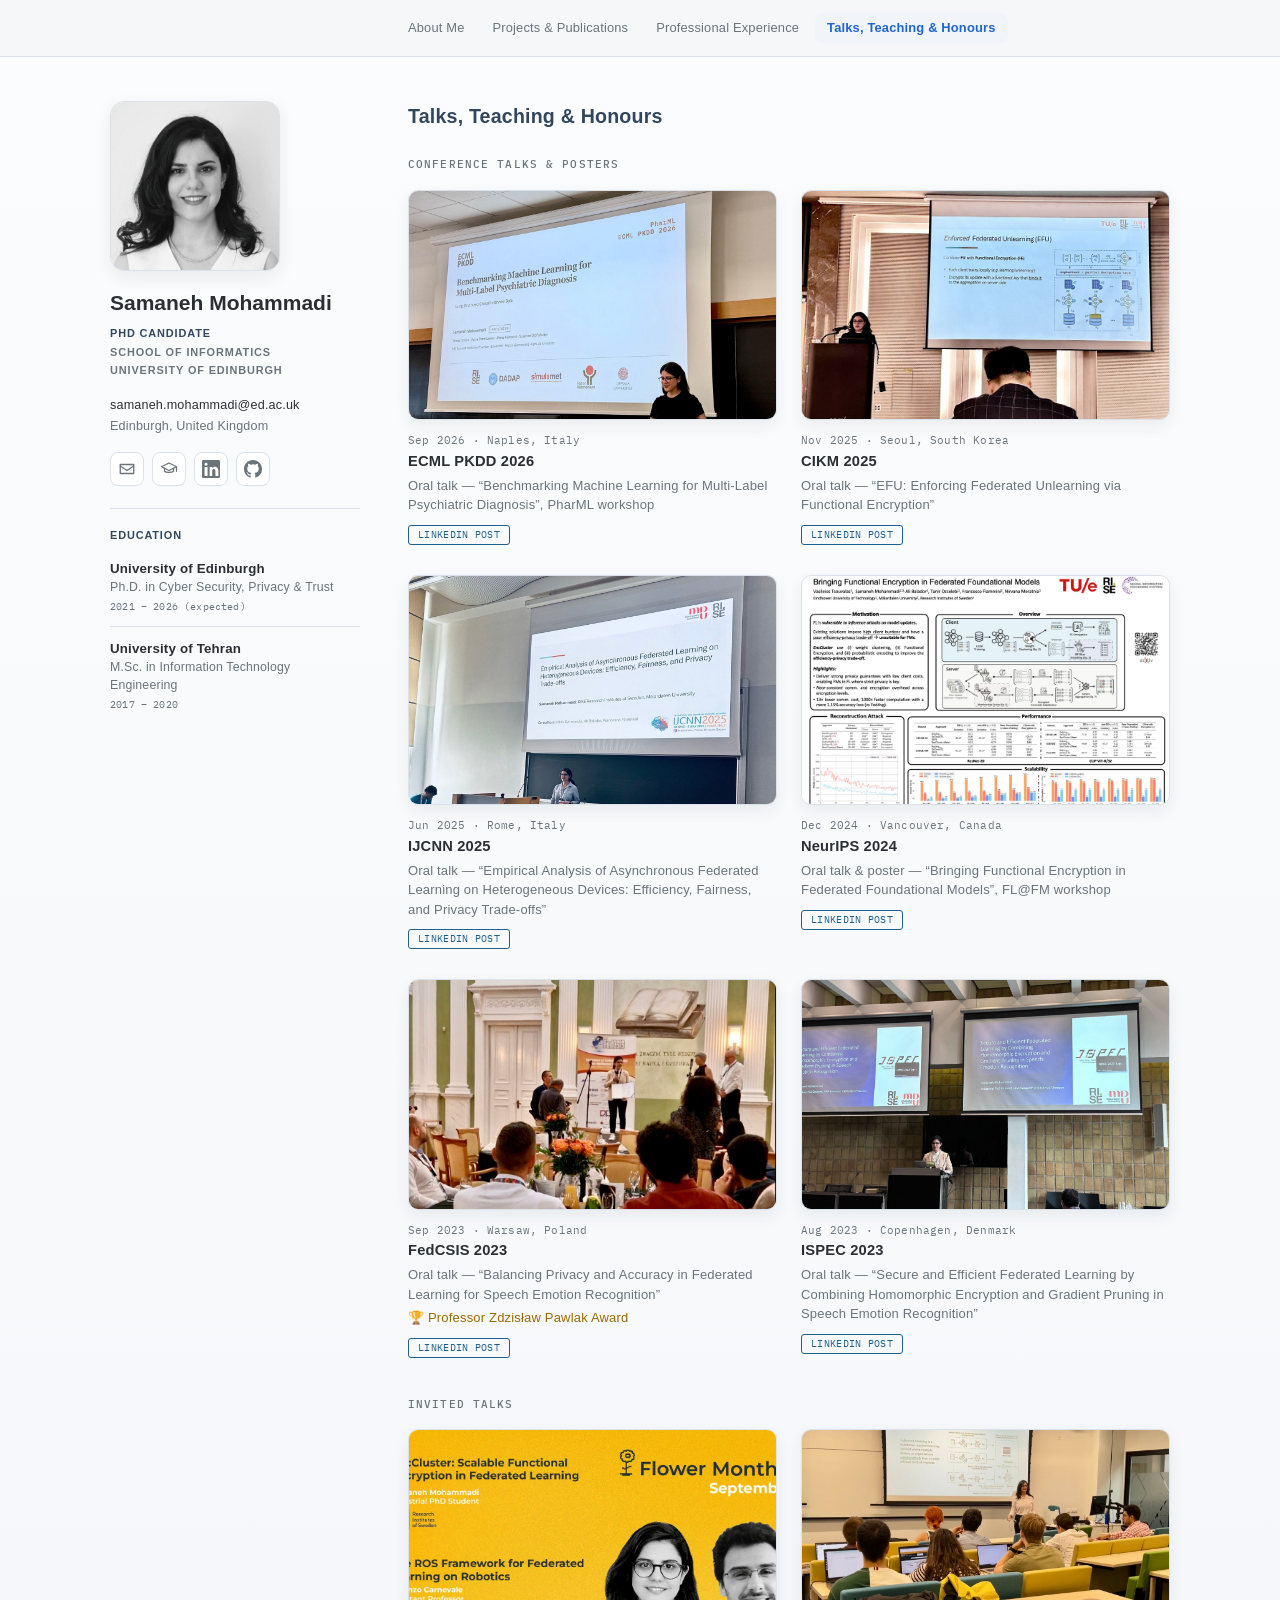
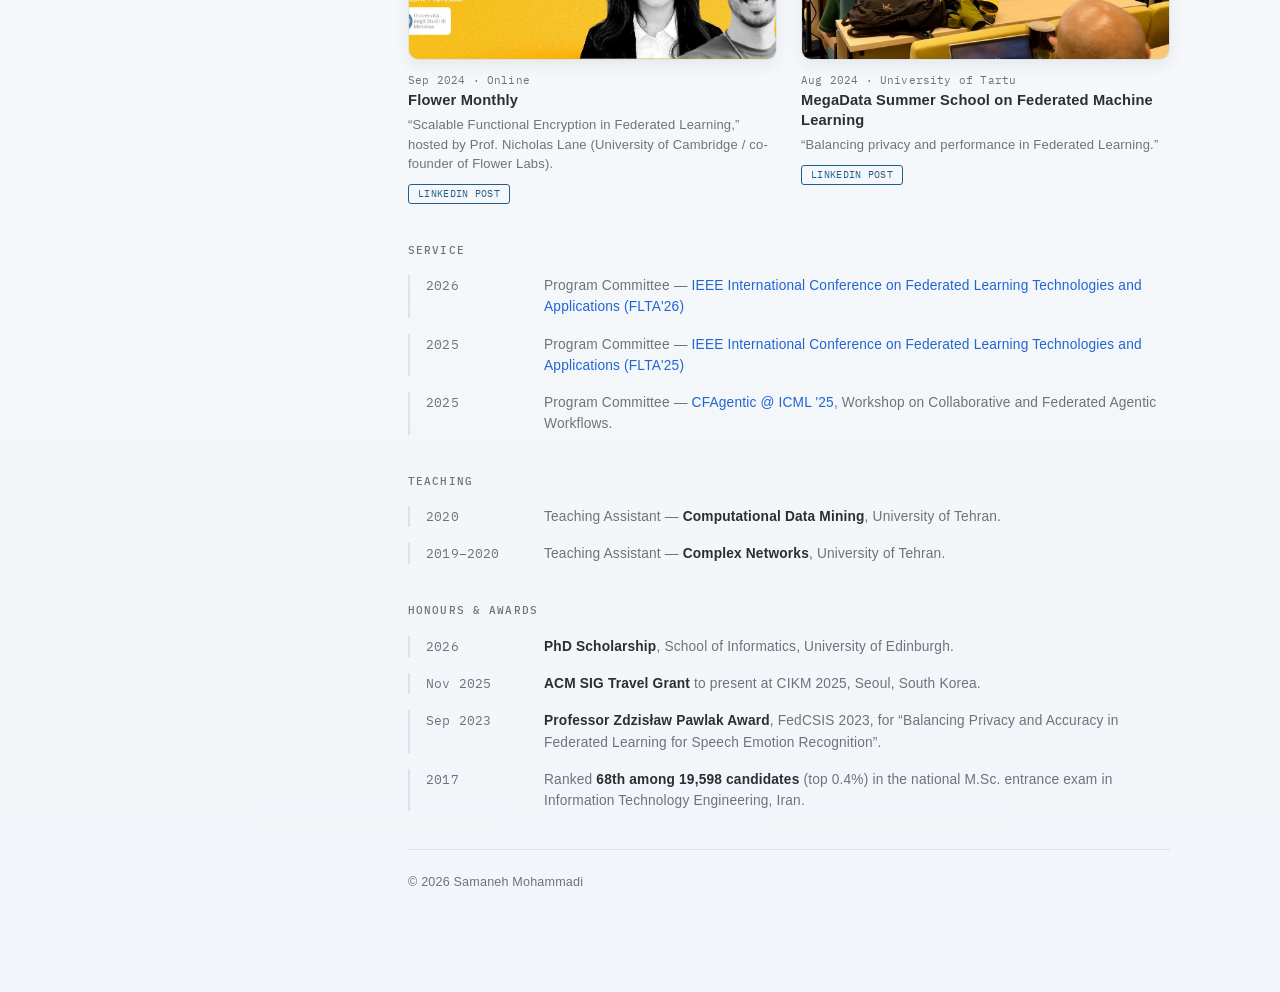
<file: talks.html>
<!doctype html>
<html lang="en">
  <head>
    <meta charset="utf-8" />
    <meta name="viewport" content="width=device-width, initial-scale=1" />
    <meta name="color-scheme" content="light" />
    <meta name="theme-color" content="#f4f6f8" />
    <title>Talks &amp; Teaching | Samaneh Mohammadi</title>
    <meta name="robots" content="noimageindex" />
    <meta
      name="description"
      content="Talks, academic service and teaching by Samaneh Mohammadi, PhD researcher at the School of Informatics, University of Edinburgh."
    />
    <link rel="icon" type="image/jpeg" href="favicon.jpg" />
    <link rel="preconnect" href="https://fonts.googleapis.com" />
    <link rel="preconnect" href="https://fonts.gstatic.com" crossorigin />
    <link
      href="https://fonts.googleapis.com/css2?family=Chakra+Petch:wght@400;500;600;700&family=IBM+Plex+Mono:wght@400;500&display=swap"
      rel="stylesheet"
    />
    <link rel="stylesheet" href="style.css" />
    <style>
      .talk-grid { display: grid; grid-template-columns: repeat(2, minmax(0, 1fr)); gap: 30px 24px; }
      .talk { display: flex; flex-direction: column; }
      .talk-img {
        display: block; aspect-ratio: 16 / 10; border-radius: 10px; overflow: hidden; margin-bottom: 12px;
        border: 1px solid var(--border); background: var(--panel-strong);
        box-shadow: 0 6px 16px rgba(30, 40, 50, 0.07);
      }
      .talk-img img { width: 100%; height: 100%; object-fit: cover; display: block; transition: transform 260ms ease; }
      .talk-img:hover img { transform: scale(1.04); }
      .talk-meta { font-family: var(--font-mono); font-size: 0.78rem; color: var(--muted); margin-bottom: 2px; }
      .talk-head { margin: 0 0 4px; font-size: 1.05rem; font-weight: 700; color: var(--text); line-height: 1.35; }
      .talk-head a { color: inherit; }
      .talk-head a:hover { color: var(--link); }
      .talk-title { margin: 0; font-size: 0.93rem; line-height: 1.5; color: var(--muted); }
      .tt-award { display: block; margin-top: 4px; color: #9a6a00; font-weight: 500; }
      .tt-post {
        align-self: flex-start; margin-top: 10px; padding: 1px 9px;
        font-family: var(--font-mono); font-size: 0.72rem; text-transform: uppercase; letter-spacing: 0.03em;
        border: 1px solid #1f5f8b; border-radius: 3px; color: #1f5f8b;
      }
      .tt-post:hover { background: #1f5f8b; color: #fff; text-decoration: none; }
      @media (max-width: 640px) { .talk-grid { grid-template-columns: 1fr; } }
    </style>
  </head>
  <body>
    
    <div class="topbar">
      <div class="container topbar-inner">
        <nav class="nav" aria-label="Pages">
        <a class="navlink" href="index.html#about">About Me</a>
        <a class="navlink" href="index.html#research">Projects &amp; Publications</a>
        <a class="navlink" href="experience.html">Professional Experience</a>
        <a class="navlink current" href="talks.html" aria-current="page">Talks, Teaching &amp; Honours</a>
        <!-- <a class="navlink" href="assets/cv.pdf" target="_blank" rel="noopener">CV</a> -->
      </nav>  
      </div>
    </div>

    <div class="container shell" id="top">
      <aside class="sidebar">
        <figure class="portrait">
          <img
            src="assets/img3.jpg"
            alt="Portrait of Samaneh Mohammadi"
            onerror="this.style.display='none';this.insertAdjacentHTML('afterend','<span class=&quot;fallback&quot;>SM</span>')"
          />
        </figure>
        <div class="sidebar-id">
          <h1><a href="index.html">Samaneh Mohammadi</a></h1>
          <p class="role">
            <span class="role-main">PhD Candidate</span>
            <span>School of Informatics</span>
            <span>University of Edinburgh</span>
          </p>
        </div>

        <div class="sidebar-reach">
          <a class="sidebar-email" href="mailto:samaneh.mohammadi@ed.ac.uk">samaneh.mohammadi@ed.ac.uk</a>
          <span>Edinburgh, United Kingdom</span>
        </div>

        <ul class="contact">
          <li>
            <a href="mailto:samaneh.mohammadi@ed.ac.uk" aria-label="Email" title="Email">
              <svg class="icon-line" viewBox="0 0 24 24" aria-hidden="true"><path d="M3 6h18v12H3z" /><path d="m3 8 9 6 9-6" /></svg>
            </a>
          </li>
          <li>
            <a href="https://scholar.google.com/citations?user=hVsI_-4AAAAJ&amp;hl=en" aria-label="Google Scholar" title="Google Scholar">
              <svg class="icon-line" viewBox="0 0 24 24" aria-hidden="true"><path d="m2 9 10-5 10 5-10 5Z" /><path d="M6 11v4c2 2 10 2 12 0v-4" /><path d="M22 10v5" /></svg>
            </a>
          </li>
          <li>
            <a href="https://www.linkedin.com/in/samaneh-mohammadi-22879b159/" aria-label="LinkedIn" title="LinkedIn">
              <svg class="icon-fill" viewBox="0 0 16 16" aria-hidden="true"><path d="M0 1.15C0 .52.52 0 1.16 0h13.68C15.48 0 16 .52 16 1.15v13.69c0 .63-.52 1.15-1.16 1.15H1.16A1.16 1.16 0 0 1 0 14.84V1.15Zm4.94 13.01V6.17H2.28v7.99h2.66ZM3.61 5.08c.86 0 1.39-.57 1.39-1.29-.02-.73-.53-1.29-1.37-1.29-.84 0-1.39.56-1.39 1.29 0 .72.53 1.29 1.35 1.29h.02Zm5.45 9.08V9.7c0-.24.02-.48.09-.65.19-.48.63-.97 1.38-.97.97 0 1.36.73 1.36 1.8v4.28h2.66V9.57c0-2.46-1.31-3.6-3.06-3.6-1.44 0-2.07.78-2.42 1.32h.02v-1.13H6.84c.03.75 0 7.99 0 7.99h2.66Z" /></svg>
            </a>
          </li>
          <li>
            <a href="https://github.com/SamaneMohammadi" aria-label="GitHub" title="GitHub">
              <svg class="icon-fill" viewBox="0 0 16 16" aria-hidden="true"><path d="M8 0C3.58 0 0 3.58 0 8a8 8 0 0 0 5.47 7.59c.4.07.55-.17.55-.38 0-.19-.01-.82-.01-1.49-2.01.37-2.53-.49-2.69-.94-.09-.23-.48-.94-.82-1.13-.28-.15-.68-.52-.01-.53.63-.01 1.08.58 1.23.82.72 1.21 1.87.87 2.33.66.07-.52.28-.87.5-1.07-1.78-.2-3.64-.89-3.64-3.95 0-.87.31-1.59.82-2.15-.08-.2-.36-1.02.08-2.12 0 0 .67-.21 2.2.82a7.5 7.5 0 0 1 4 0c1.53-1.04 2.2-.82 2.2-.82.44 1.1.16 1.92.08 2.12.51.56.82 1.27.82 2.15 0 3.07-1.87 3.75-3.65 3.95.29.25.54.73.54 1.48 0 1.07-.01 1.93-.01 2.2 0 .21.15.46.55.38A8 8 0 0 0 16 8c0-4.42-3.58-8-8-8Z" /></svg>
            </a>
          </li>
        </ul>

        <p class="sidebar-edu-head">Education</p>
        <ul class="sidebar-edu">
          <li>
            <a class="edu-org" href="https://informatics.ed.ac.uk/">University of Edinburgh</a>
            <span class="edu-deg">Ph.D. in Cyber Security, Privacy &amp; Trust</span>
            <span class="edu-year">2021 – 2026 (expected)</span>
          </li>
          <li>
            <a class="edu-org" href="https://ut.ac.ir/en">University of Tehran</a>
            <span class="edu-deg">M.Sc. in Information Technology Engineering</span>
            <span class="edu-year">2017 – 2020</span>
          </li>
        </ul>
      </aside>

      <main>
        <section class="section" id="teaching" aria-labelledby="teaching-title">
          <h2 id="teaching-title">Talks, Teaching &amp; Honours</h2>
         

          <div class="tt-group">
            <div class="tt-group-head">
              <span class="pub-group-head">Conference talks &amp; posters</span>
            </div>
            <div class="talk-grid">
              <article class="talk">
                <a class="talk-img" href="https://www.linkedin.com/feed/update/urn:li:activity:7504118928957153280/" aria-label="LinkedIn post: Presenting at the PharML workshop, ECML PKDD 2026"><img src="assets/talks/ecml2026.jpg" alt="Presenting at the PharML workshop, ECML PKDD 2026" loading="lazy" /></a>
                <div class="talk-meta">Sep 2026 · Naples, Italy</div>
                <h3 class="talk-head">ECML PKDD 2026</h3>
                <p class="talk-title">Oral talk &mdash; &ldquo;Benchmarking Machine Learning for Multi-Label Psychiatric Diagnosis&rdquo;, PharML workshop</p>
                <a class="tt-post" href="https://www.linkedin.com/feed/update/urn:li:activity:7504118928957153280/">LinkedIn post</a>
              </article>
              <article class="talk">
                <a class="talk-img" href="https://www.linkedin.com/feed/update/urn:li:activity:7394546596950048768/" aria-label="LinkedIn post: Presenting EFU at CIKM 2025"><img src="assets/talks/cikm2025.jpg" alt="Presenting EFU at CIKM 2025" loading="lazy" /></a>
                <div class="talk-meta">Nov 2025 · Seoul, South Korea</div>
                <h3 class="talk-head">CIKM 2025</h3>
                <p class="talk-title">Oral talk &mdash; &ldquo;EFU: Enforcing Federated Unlearning via Functional Encryption&rdquo;</p>
                <a class="tt-post" href="https://www.linkedin.com/feed/update/urn:li:activity:7394546596950048768/">LinkedIn post</a>
              </article>
              <article class="talk">
                <a class="talk-img" href="https://www.linkedin.com/posts/samaneh-mohammadi-22879b159_federatedlearning-privacy-ai-activity-7348019513319120896-wwjL" aria-label="LinkedIn post: Presenting at IJCNN 2025"><img src="assets/talks/ijcnn2025.jpg" alt="Presenting at IJCNN 2025" loading="lazy" /></a>
                <div class="talk-meta">Jun 2025 · Rome, Italy</div>
                <h3 class="talk-head">IJCNN 2025</h3>
                <p class="talk-title">Oral talk &mdash; &ldquo;Empirical Analysis of Asynchronous Federated Learning on Heterogeneous Devices: Efficiency, Fairness, and Privacy Trade-offs&rdquo;</p>
                <a class="tt-post" href="https://www.linkedin.com/posts/samaneh-mohammadi-22879b159_federatedlearning-privacy-ai-activity-7348019513319120896-wwjL">LinkedIn post</a>
              </article>
              <article class="talk">
                <a class="talk-img" href="https://www.linkedin.com/feed/update/urn:li:activity:7273427890963107841/" aria-label="LinkedIn post: EncCluster oral talk and poster at the FL@FM workshop, NeurIPS 2024"><img src="assets/talks/neurips2024.jpg" alt="EncCluster oral talk and poster at the FL@FM workshop, NeurIPS 2024" loading="lazy" /></a>
                <div class="talk-meta">Dec 2024 · Vancouver, Canada</div>
                <h3 class="talk-head">NeurIPS 2024</h3>
                <p class="talk-title">Oral talk &amp; poster &mdash; &ldquo;Bringing Functional Encryption in Federated Foundational Models&rdquo;, FL@FM workshop</p>
                <a class="tt-post" href="https://www.linkedin.com/feed/update/urn:li:activity:7273427890963107841/">LinkedIn post</a>
              </article>
              <article class="talk">
                <a class="talk-img" href="https://www.linkedin.com/posts/samaneh-mohammadi-22879b159_fedcsis2023-research-award-activity-7110951321872023552-es9u" aria-label="LinkedIn post: Receiving the Professor Zdzisław Pawlak Award at FedCSIS 2023"><img src="assets/talks/fedcsis2023.jpg" alt="Receiving the Professor Zdzisław Pawlak Award at FedCSIS 2023" loading="lazy" /></a>
                <div class="talk-meta">Sep 2023 · Warsaw, Poland</div>
                <h3 class="talk-head">FedCSIS 2023</h3>
                <p class="talk-title">Oral talk &mdash; &ldquo;Balancing Privacy and Accuracy in Federated Learning for Speech Emotion Recognition&rdquo;<span class="tt-award">🏆 Professor Zdzis&#322;aw Pawlak Award</span></p>
                <a class="tt-post" href="https://www.linkedin.com/posts/samaneh-mohammadi-22879b159_fedcsis2023-research-award-activity-7110951321872023552-es9u">LinkedIn post</a>
              </article>
              <article class="talk">
                <a class="talk-img" href="https://www.linkedin.com/posts/samaneh-mohammadi-22879b159_ispec2023-activity-7117428874912632832-bPMz" aria-label="LinkedIn post: Presenting at ISPEC 2023"><img src="assets/talks/ispec2023.jpg" alt="Presenting at ISPEC 2023" loading="lazy" /></a>
                <div class="talk-meta">Aug 2023 · Copenhagen, Denmark</div>
                <h3 class="talk-head">ISPEC 2023</h3>
                <p class="talk-title">Oral talk &mdash; &ldquo;Secure and Efficient Federated Learning by Combining Homomorphic Encryption and Gradient Pruning in Speech Emotion Recognition&rdquo;</p>
                <a class="tt-post" href="https://www.linkedin.com/posts/samaneh-mohammadi-22879b159_ispec2023-activity-7117428874912632832-bPMz">LinkedIn post</a>
              </article>
            </div>
          </div>

          <div class="tt-group">
            <div class="tt-group-head">
              <span class="pub-group-head">Invited talks</span>
            </div>
            <div class="talk-grid">
              <article class="talk">
                <a class="talk-img" href="https://www.linkedin.com/posts/flwrlabs_available-now-flower-monthly-september-activity-7239929343844528129-xpur" aria-label="LinkedIn post: Flower Monthly, September 2024"><img src="assets/talks/flower2024.jpg" alt="Flower Monthly, September 2024" loading="lazy" /></a>
                <div class="talk-meta">Sep 2024 · Online</div>
                <h3 class="talk-head"><a href="https://www.youtube.com/watch?v=noLwP2yyRpY&amp;feature=youtu.be">Flower Monthly</a></h3>
                <p class="talk-title">&ldquo;Scalable Functional Encryption in Federated Learning,&rdquo; hosted by Prof. Nicholas Lane (University of Cambridge / co-founder of Flower Labs).</p>
                <a class="tt-post" href="https://www.linkedin.com/posts/flwrlabs_available-now-flower-monthly-september-activity-7239929343844528129-xpur">LinkedIn post</a>
              </article>
              <article class="talk">
                <a class="talk-img" href="https://www.linkedin.com/posts/samaneh-mohammadi-22879b159_federatedlearning-machinelearning-dataprivacy-activity-7228706071844970497-5EDS" aria-label="LinkedIn post: Teaching at the MegaData Summer School on Federated Machine Learning"><img src="assets/talks/tartu2024.jpg" alt="Teaching at the MegaData Summer School on Federated Machine Learning" loading="lazy" /></a>
                <div class="talk-meta">Aug 2024 · University of Tartu</div>
                <h3 class="talk-head"><a href="https://school.flta-conference.org/">MegaData Summer School on Federated Machine Learning</a></h3>
                <p class="talk-title">&ldquo;Balancing privacy and performance in Federated Learning.&rdquo;</p>
                <a class="tt-post" href="https://www.linkedin.com/posts/samaneh-mohammadi-22879b159_federatedlearning-machinelearning-dataprivacy-activity-7228706071844970497-5EDS">LinkedIn post</a>
              </article>
            </div>
          </div>

          <div class="tt-group">
            <div class="tt-group-head">
              <span class="pub-group-head">Service</span>
            </div>
            <div class="tt-card">
              <div class="tt-row">
                <div class="tt-date">2026</div>
                <div class="tt-body">Program Committee — <a href="https://flta-conference.org/flta-2025/index.php">IEEE International Conference on Federated Learning Technologies and Applications (FLTA'26)</a></div>
              </div>
              <div class="tt-row">
                <div class="tt-date">2025</div>
                <div class="tt-body">Program Committee — <a href="https://flta-conference.org/flta-2025/index.php">IEEE International Conference on Federated Learning Technologies and Applications (FLTA'25)</a></div>
              </div>
              <div class="tt-row">
                <div class="tt-date">2025</div>
                <div class="tt-body">Program Committee — <a href="https://cfagentic.github.io/">CFAgentic @ ICML '25</a>, Workshop on Collaborative and Federated Agentic Workflows.</div>
              </div>
            </div>
          </div>

          <div class="tt-group">
            <div class="tt-group-head">
              <span class="pub-group-head">Teaching</span>
            </div>
            <div class="tt-card">
              <div class="tt-row">
                <div class="tt-date">2020</div>
                <div class="tt-body">Teaching Assistant — <strong>Computational Data Mining</strong>, University of Tehran.</div>
              </div>
              <div class="tt-row">
                <div class="tt-date">2019–2020</div>
                <div class="tt-body">Teaching Assistant — <strong>Complex Networks</strong>, University of Tehran.</div>
              </div>
            </div>
          </div>

          <div class="tt-group">
          <div class="tt-group-head">
            <span class="pub-group-head">Honours &amp; Awards</span>
          </div>
          <div class="tt-card">
            <div class="tt-row">
              <div class="tt-date">2026</div>
              <div class="tt-body"><strong>PhD Scholarship</strong>, School of Informatics, University of Edinburgh.</div>
            </div>
            <div class="tt-row">
              <div class="tt-date">Nov 2025</div>
              <div class="tt-body"><strong>ACM SIG Travel Grant</strong> to present at CIKM 2025, Seoul, South Korea.</div>
            </div>
            <div class="tt-row">
              <div class="tt-date">Sep 2023</div>
              <div class="tt-body"><strong>Professor Zdzis&#322;aw Pawlak Award</strong>, FedCSIS 2023, for &ldquo;Balancing Privacy and Accuracy in Federated Learning for Speech Emotion Recognition&rdquo;.</div>
            </div>
            <div class="tt-row">
              <div class="tt-date">2017</div>
              <div class="tt-body">Ranked <strong>68th among 19,598 candidates</strong> (top 0.4%) in the national M.Sc. entrance exam in Information Technology Engineering, Iran.</div>
            </div>
          </div>
        </div>

        </section>

        <footer class="footer">© <span id="year"></span> Samaneh Mohammadi</footer>
      </main>
    </div>

    <script>
      document.getElementById("year").textContent = String(new Date().getFullYear());
    </script>
  </body>
</html>
</file>
<file: style.css>
:root {
  color-scheme: light;
  --font-display: "Chakra Petch", sans-serif;
  /* --font-body: "Chakra Petch", "Segoe UI", sans-serif; */
  --font-body: -apple-system, BlinkMacSystemFont, "Segoe UI", Roboto, Oxygen, Ubuntu, Cantarell, "Open Sans", "Helvetica Neue", sans-serif;
  --font-mono: "IBM Plex Mono", monospace;
  --max-width: 1060px;
  --radius-sm: 10px;
  --radius-md: 14px;
  --radius-lg: 18px;
  --bg: #fbfcfd;
  --bg-soft: #f2f5f9;
  --panel: #ffffff;
  --panel-strong: #f8fafc;
  --panel-hover: #f1f4f8;
  --text: #2b2f33;
  --muted: #6b737b;
  --accent: #4a5f78;
  --accent-strong: #32465e;
  /* --link: #A624A6;
  --link-strong: #8a1e8a; */
  --link: #1f66d0;
  --link-strong: #1a54ad;
  --line: #9aa5b1;
  --border: #dbe2ea;
  --shadow: 0 8px 20px rgba(30, 40, 50, 0.05);
  --fs-body: 1.04rem;
  --fs-meta: 0.9rem;
  --fs-eyebrow: 0.8rem;
  --sidebar-w: 250px;
  --gap: 48px;
}
*,*::before,*::after { box-sizing: border-box; }
html { scroll-behavior: smooth; font-size: 14px; }
body {
  margin: 0;
  min-height: 100vh;
  background: linear-gradient(180deg, var(--bg) 0%, var(--bg-soft) 100%);
  color: var(--text);
  font-family: var(--font-body);
  font-size: var(--fs-body);
  line-height: 1.6;
  letter-spacing: 0.012em;
  -webkit-font-smoothing: antialiased;
  text-rendering: optimizeLegibility;
}
a { color: var(--link); text-decoration: none; transition: color 140ms ease; }
a:hover { color: var(--link-strong); text-decoration: underline; }
a:focus-visible, .navlink:focus-visible { outline: 3px solid var(--line); outline-offset: 3px; }
strong { color: var(--text); }
.container { width: min(var(--max-width), calc(100% - 40px)); margin: 0 auto; }

/* topbar */
.topbar {
  position: sticky; top: 0; z-index: 50;
  background: rgba(244, 246, 248, 0.86);
  backdrop-filter: saturate(140%) blur(8px);
  border-bottom: 1px solid var(--border);
}
.topbar-inner {
  display: flex; align-items: center; justify-content: flex-start;
  flex-wrap: wrap; gap: 16px; min-height: 56px; padding: 8px 0;
  padding-left: calc(var(--sidebar-w) + var(--gap) - 12px);
}
.nav { display: flex; gap: 4px; flex-wrap: wrap; }
.navlink {
  color: var(--muted); font-size: 0.92rem; padding: 6px 12px;
  border-radius: var(--radius-sm); transition: color 140ms ease, background 140ms ease;
}
.navlink.active { color: var(--link); background: var(--panel-hover); font-weight: 700; }
/* the page you are currently on (multi-page nav) */
.navlink.current { color: var(--link); background: var(--panel-hover); font-weight: 700; }
.navlink:hover { color: var(--accent-strong); background: var(--panel-hover); text-decoration: none; }

/* shell */
.shell {
  display: grid; grid-template-columns: var(--sidebar-w) 1fr;
  gap: var(--gap); align-items: start; padding: 44px 0 64px;
}

/* sidebar */
.sidebar { position: sticky; top: 84px; }
.portrait {
  margin: 0 auto 18px; width: 220px; height: 220px;
  border-radius: 50%; overflow: hidden;
  border: 1px solid var(--border); background: var(--panel-strong);
  box-shadow: var(--shadow); display: grid; place-items: center;
}
.portrait img { display: block; width: 100%; height: 100%; object-fit: cover; }
.portrait .fallback { font-family: var(--font-mono); font-size: 2.4rem; color: var(--muted); letter-spacing: 0.05em; }
.sidebar h1 { margin: 0 0 2px; font-size: 1.5rem; line-height: 1.15; letter-spacing: 0.01em; }
/* name links back to the homepage on sub-pages */
.sidebar h1 a { color: inherit; text-decoration: none; }
.sidebar h1 a:hover { color: var(--accent-strong); text-decoration: none; }
.sidebar .role { margin: 0 0 18px; color: var(--muted); font-size: 0.92rem; font-weight: 500; }
.sidebar-id { text-align: center; }

/* education in the sidebar */
.sidebar-edu {
  margin: 12px 0 18px;
  padding: 18px 0 0;
  border-top: 1px solid var(--border);
  text-align: left;
}
.sidebar-edu-head {
  font-family: var(--font-mono); font-size: var(--fs-eyebrow);
  text-transform: uppercase; letter-spacing: 0.1em;
  color: var(--muted); font-weight: 500; margin: 0 0 12px;
}
.sidebar-edu ul { list-style: none; margin: 0; padding: 0; display: grid; gap: 16px; }
.sidebar-edu li { display: grid; gap: 2px; }
.edu-deg { font-size: 0.88rem; font-weight: 600; color: var(--text); line-height: 1.4; }
.edu-org { font-family: var(--font-mono); font-size: 0.78rem; color: var(--muted); line-height: 1.45; }

.contact {
  list-style: none; margin: 0 0 18px; padding: 14px 0 0;
  border-top: 1px solid var(--border);
  display: flex; justify-content: center; align-items: center; gap: 24px;
}
.contact li { display: flex; }
.contact a {
  display: grid; place-items: center;
  color: var(--muted);
  width: 26px; height: 26px;
  transition: color 140ms ease, transform 140ms ease;
}
.contact a:hover { color: var(--link); transform: translateY(-1px); }
.contact svg { width: 24px; height: 24px; }
.icon-line { fill: none; stroke: currentColor; stroke-width: 1.7; stroke-linecap: round; stroke-linejoin: round; }
.icon-fill { fill: currentColor; }

/* sections */
.section { scroll-margin-top: 76px; padding-bottom: 38px; }
.section + .section { padding-top: 34px; }
.section + .section::before {
  content: ""; display: block; height: 1.5px;
  background: linear-gradient(to right, transparent, #b0bcc9 18%, #b0bcc9 82%, transparent);
  margin-bottom: 34px;
}
.section h2 { margin: 0 0 20px; font-size: 1.4rem; color: var(--accent-strong); letter-spacing: 0.01em; }
.lede { margin: 0; max-width: 70ch; font-size: 1.07rem; line-height: 1.6; }
.lede + .lede { margin-top: 14px; }
#about { padding-bottom: 40px; }
#about h2 { margin-bottom: 14px; }

/* entry lists (education, talks) */
.entry-list { list-style: none; margin: 0; padding: 0; display: grid; gap: 22px; }
.entry { display: grid; grid-template-columns: 150px 1fr; gap: 24px; align-items: start; }
.entry-meta { font-family: var(--font-mono); color: var(--muted); font-size: var(--fs-meta); padding-top: 2px; }
.entry-body { margin: 0; }
.entry-title { font-weight: 700; color: var(--text); }
.entry-sub { color: var(--muted);}

/* shared xp role/place */
.xp-head { display: flex; flex-wrap: wrap; align-items: baseline; gap: 4px 10px; margin-bottom: 6px; }
.xp-role { font-weight: 700; color: var(--text); }
.xp-place { color: var(--muted);}

/* publications */
.pub-group + .pub-group { margin-top: 36px; }
/* space between the section intro and the first theme heading */
.lede + .pub-group { margin-top: 30px; }
.pub-group-head {
  font-family: var(--font-mono); font-size: var(--fs-eyebrow);
  text-transform: uppercase; letter-spacing: 0.1em;
  color: var(--muted); font-weight: 500; margin: 0 0 16px;
}
/* publication theme headings read as titles, like the section heading */
.pub-group > .pub-group-head {
  font-family: var(--font-body);
  font-size: 1.16rem;
  font-weight: 700;
  text-transform: none;
  letter-spacing: 0.01em;
  color: var(--accent-strong);
  line-height: 1.35;
  margin: 0 0 8px;
}
/* short note under a publication group heading */
.pub-group-note {
  margin: 0 0 18px;
  max-width: 68ch;
  font-size: 0.95rem;
  line-height: 1.7;
  color: var(--muted);
}
.pub-list { list-style: none; margin: 0; padding: 0; display: grid; gap: 18px; }
.pub-item { padding-left: 16px; border-left: 2px solid var(--border); transition: border-color 160ms ease; }
.pub-item:hover { border-left-color: var(--link); }
.pub-title { font-weight: 600; margin-bottom: 3px; line-height: 1.45; }
.pub-venue { color: var(--muted); font-size: var(--fs-meta); }
.pub-award { color: var(--accent); font-weight: 600; }

/* per-paper links (PDF / Code) */
.pub-links {
  display: flex;
  flex-wrap: wrap;
  gap: 14px;
  margin-top: 7px;
  font-family: var(--font-mono);
  font-size: var(--fs-eyebrow);
  text-transform: uppercase;
  letter-spacing: 0.08em;
}
.pub-links a {
  display: inline-flex;
  align-items: center;
  gap: 5px;
  color: var(--muted);
  transition: color 140ms ease;
}
.pub-links a:hover { color: var(--link); text-decoration: none; }
.pub-links svg { width: 13px; height: 13px; }
.pub-links .icon-line { fill: none; stroke: currentColor; stroke-width: 1.7; stroke-linecap: round; stroke-linejoin: round; }
.pub-links .icon-fill { fill: currentColor; }

/* contact block on the homepage */
.contact-list {
  list-style: none;
  margin: 20px 0 0;
  padding: 0;
  display: grid;
  gap: 12px;
  max-width: 70ch;
}
.contact-list li {
  display: flex;
  align-items: center;
  gap: 12px;
  font-size: 0.98rem;
  color: var(--muted);
  line-height: 1.5;
}
.contact-list svg { width: 18px; height: 18px; flex: none; color: var(--muted); }
.contact-list .icon-line { fill: none; stroke: currentColor; stroke-width: 1.7; stroke-linecap: round; stroke-linejoin: round; }
.contact-list .icon-fill { fill: currentColor; }

/* talks & teaching */
.teaching-list { list-style: none; margin: 0; padding: 0; display: grid; gap: 18px; }
.teaching-item { display: grid; grid-template-columns: 150px 1fr; gap: 24px; align-items: start; }
.teaching-label { font-family: var(--font-mono); color: var(--muted); font-size: var(--fs-meta); padding-top: 2px; }

/* talks & teaching — grouped, editorial (no cards) */
.tt-group + .tt-group { margin-top: 34px; }
.tt-group-head { margin-bottom: 14px; }
.tt-group-head .pub-group-head { margin: 0; }
.tt-card {
  display: grid;
  gap: 16px;
}
.tt-row {
  display: grid;
  grid-template-columns: 96px 1fr;
  gap: 22px;
  align-items: baseline;
  padding-left: 16px;
  border-left: 2px solid var(--border);
  transition: border-color 160ms ease;
}
.tt-row:hover { border-left-color: var(--link); }
.tt-date {
  font-family: var(--font-mono);
  font-size: var(--fs-meta);
  color: var(--muted);
}
.tt-body {
  font-size: 0.98rem;
  line-height: 1.55;
  color: var(--muted);
}
.tt-body strong { color: var(--text); }
.tt-place { color: var(--muted); }

.footer { color: var(--muted); font-size: var(--fs-meta); padding: 22px 0 36px; border-top: 1px solid var(--border); }

/* ---------- timeline (experience) ---------- */
.timeline {
  position: relative;
  padding-left: 28px;
}
.timeline::before {
  content: "";
  position: absolute;
  left: 5px;
  top: 6px;
  bottom: 6px;
  width: 1.5px;
  background: var(--border);
}
.tl-item {
  position: relative;
  padding-bottom: 32px;
  opacity: 0;
  transform: translateY(16px);
  transition: opacity 420ms ease, transform 420ms ease;
}
.tl-item.visible {
  opacity: 1;
  transform: translateY(0);
}
.tl-item:last-child {
  padding-bottom: 0;
}
.tl-dot {
  position: absolute;
  left: -28px;
  top: 6px;
  width: 11px;
  height: 11px;
  border-radius: 50%;
  background: var(--panel);
  border: 2px solid var(--line);
  transition: border-color 200ms ease, background 200ms ease, transform 200ms ease, box-shadow 200ms ease;
}
.tl-item:hover .tl-dot {
  border-color: var(--link);
  background: var(--link);
  transform: scale(1.35);
  box-shadow: 0 0 0 4px rgba(18, 60, 112, 0.12);
}
.tl-date {
  font-family: var(--font-mono);
  font-size: var(--fs-meta);
  color: var(--muted);
  margin-bottom: 4px;
}
.tl-sub {
  margin: 0 0 6px;
  font-size: var(--fs-meta);
  color: var(--muted);
}
.tl-body {
  margin: 0;
  font-size: var(--fs-meta);
  color: var(--muted);
  line-height: 1.65;
}
.tl-projects {
  list-style: none;
  margin: 12px 0 0;
  padding: 0;
  display: grid;
  gap: 15px;
}
.tl-projects li {
  font-size: var(--fs-meta);
  color: var(--muted);
  line-height: 1.58;
  padding-left: 18px;
  position: relative;
}
.tl-projects li::before {
  content: "–";
  position: absolute;
  left: 0;
  color: var(--line);
}
.tl-projects strong {
  color: var(--text);
  font-weight: 600;
}
/*
.tl-projects {
  list-style: none;
  margin: 12px 0 0;
  padding: 0;
  display: grid;
  gap: 15px;
}
.tl-projects li {
  font-size: var(--fs-meta);
  color: var(--muted);
  line-height: 1.58;
} */
/* .tl-projects strong {
  color: var(--text);
  font-weight: 600;
} */
.pub-title {
  color: var(--link);
}
.pub-venue {
  color: var(--muted);
  font-style: italic;
}


/* ---------- sidebar: clean, left-aligned (no box) ---------- */
.sidebar { text-align: left; }
.portrait {
  margin: 0 0 20px; width: 170px; height: 170px;
  border-radius: 14px; box-shadow: 0 6px 18px rgba(30, 40, 50, 0.08);
  border: 1px solid var(--border);
}
.sidebar-id { text-align: left; }
.sidebar h1 { font-size: 1.5rem; white-space: nowrap; line-height: 1.15; margin: 0 0 10px; letter-spacing: 0; }
.sidebar .role {
  display: grid; gap: 2px; margin: 0 0 18px;
  font-size: 0.78rem; font-weight: 600; letter-spacing: 0.08em; text-transform: uppercase;
  color: var(--muted); line-height: 1.5;
}
.sidebar .role .role-main { color: var(--accent-strong); }
.sidebar-reach { display: grid; gap: 2px; margin: 0 0 16px; font-size: 0.9rem; line-height: 1.5; color: var(--muted); }
.sidebar-email { color: var(--text); font-weight: 500; }
.contact {
  justify-content: flex-start; gap: 8px; margin: 0 0 22px; padding: 0; border-top: 0;
}
.contact a {
  width: 34px; height: 34px; border: 1px solid var(--border); border-radius: 8px;
  background: var(--panel);
}
.contact a:hover { border-color: var(--link); }
.contact svg { width: 18px; height: 18px; }
.sidebar-edu { list-style: none; margin: 0; padding: 0; border-top: 0; }
.sidebar > .sidebar-edu-head {
  margin: 0; padding: 18px 0 2px; border-top: 1px solid var(--border);
  font-family: var(--font-body); font-size: 0.78rem; font-weight: 600;
  letter-spacing: 0.08em; text-transform: uppercase; color: var(--accent-strong);
}
.sidebar-edu li:first-child { border-top: 0; }
.sidebar-edu li { display: grid; gap: 1px; padding: 12px 0; border-top: 1px solid var(--border); }
.sidebar-edu .edu-org { font-weight: 600; color: var(--text); font-size: 0.95rem; font-family: var(--font-body); }
.sidebar-edu .edu-org:hover { color: var(--link); }
.sidebar-edu .edu-deg { font-weight: 400; color: var(--muted); font-size: 0.88rem; line-height: 1.45; }
.sidebar-edu .edu-year { font-family: var(--font-mono); font-size: 0.74rem; color: var(--muted); }

/* ---------- responsive ---------- */
@media (max-width: 820px) {
  .shell { grid-template-columns: 1fr; gap: 28px; padding-top: 28px; }
  .sidebar { position: static; display: grid; grid-template-columns: 132px 1fr; gap: 20px; align-items: center; }
  .portrait { width: 124px; height: 124px; margin-bottom: 0; }
  .sidebar-id { align-self: center; text-align: left; }
  .contact, .sidebar address { grid-column: 1 / -1; }
  /* education spans the full width under the portrait and name */
  .sidebar-edu { grid-column: 1 / -1; }
  .sidebar-reach { grid-column: 1 / -1; margin-bottom: 0; }
  .sidebar > .sidebar-edu-head { grid-column: 1 / -1; }
  .portrait { width: 110px; height: 110px; }
  .sidebar h1 { white-space: normal; }

  /* The nav now moves between pages, so it has to stay visible on phones.
     It is not sticky here: on two rows it would eat too much of the screen.
     It sits at the top of each page, and every page also ends with the
     "More:" links. */
  .topbar { position: static; }
  .topbar-inner {
    padding-left: 0;
    min-height: 44px;
    padding-top: 6px;
    padding-bottom: 6px;
  }
  .nav { gap: 2px; row-gap: 4px; }
  .navlink { padding: 5px 9px; font-size: 0.86rem; white-space: nowrap; }

  .entry, .teaching-item { grid-template-columns: 1fr; gap: 4px; }
  .entry-meta, .teaching-label { padding-top: 0; }
  .tt-row { grid-template-columns: 1fr; gap: 2px; padding: 12px 16px; }
}
</file>
